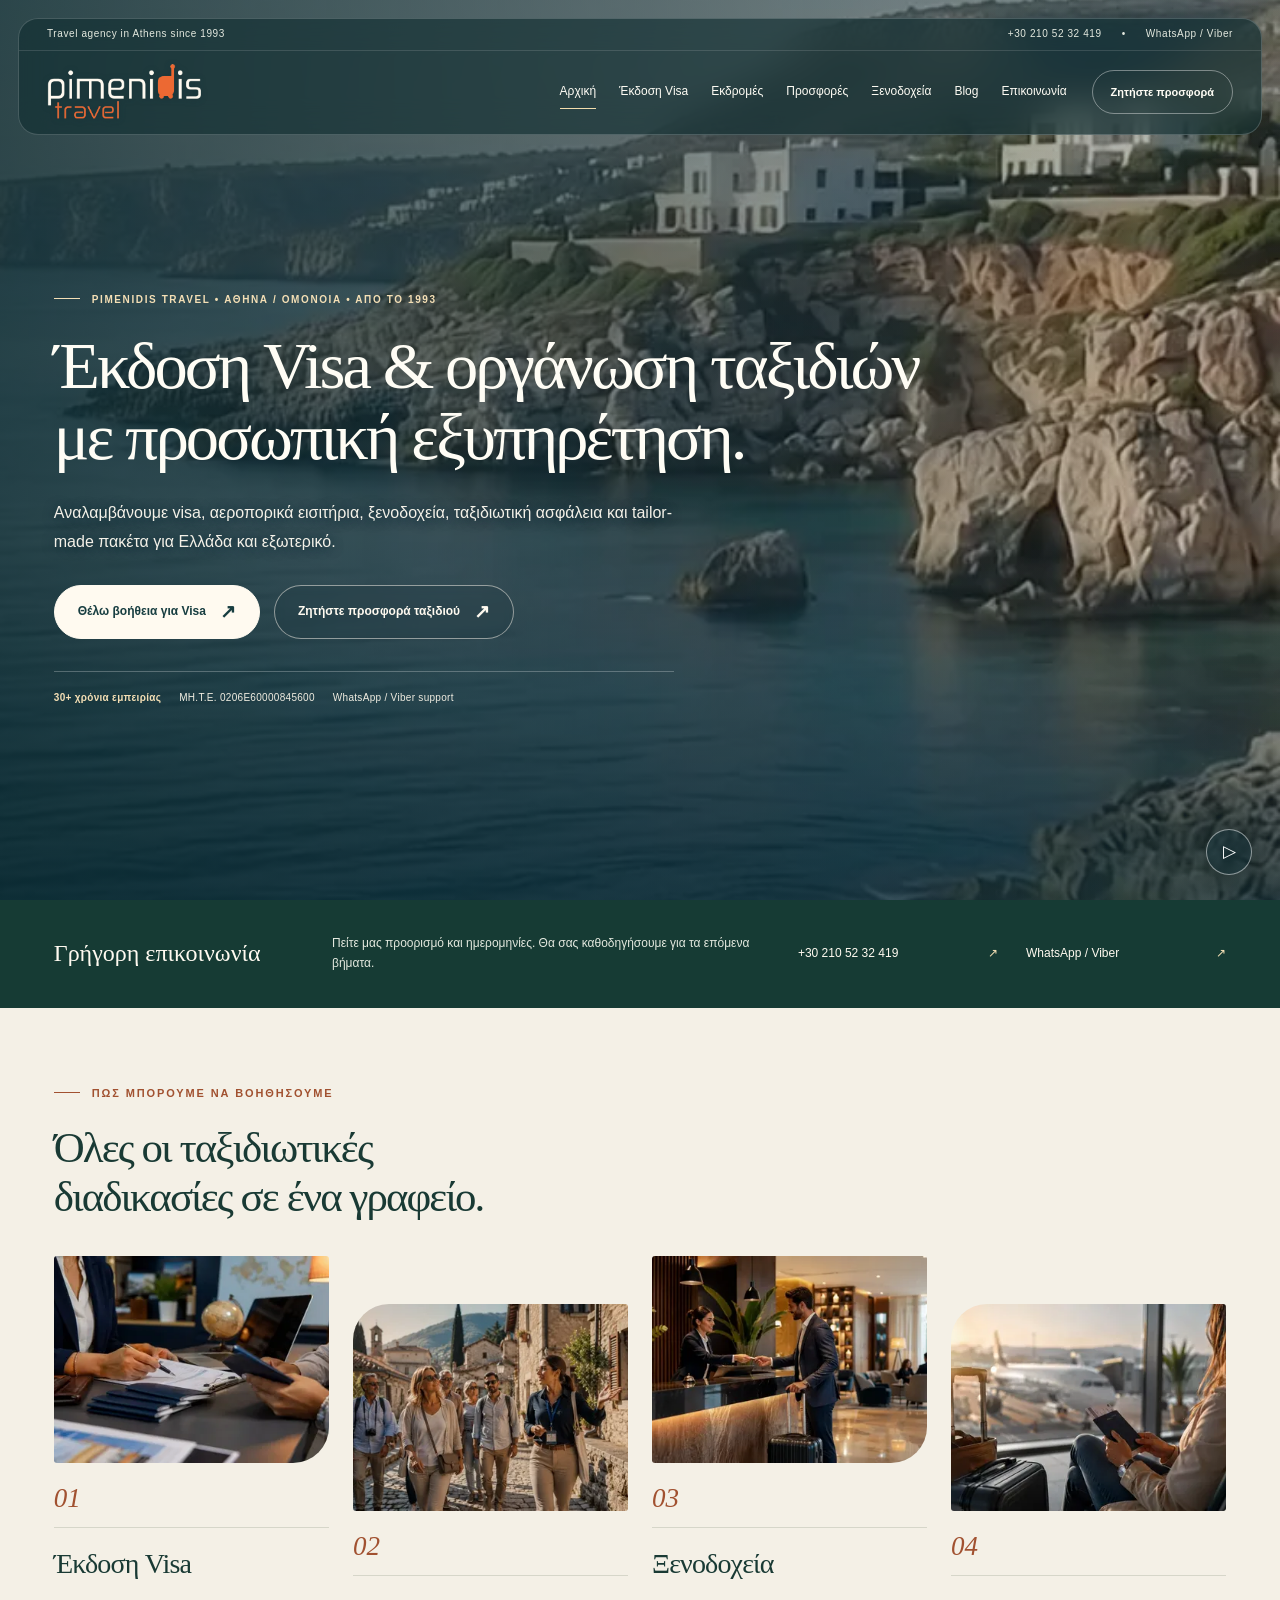
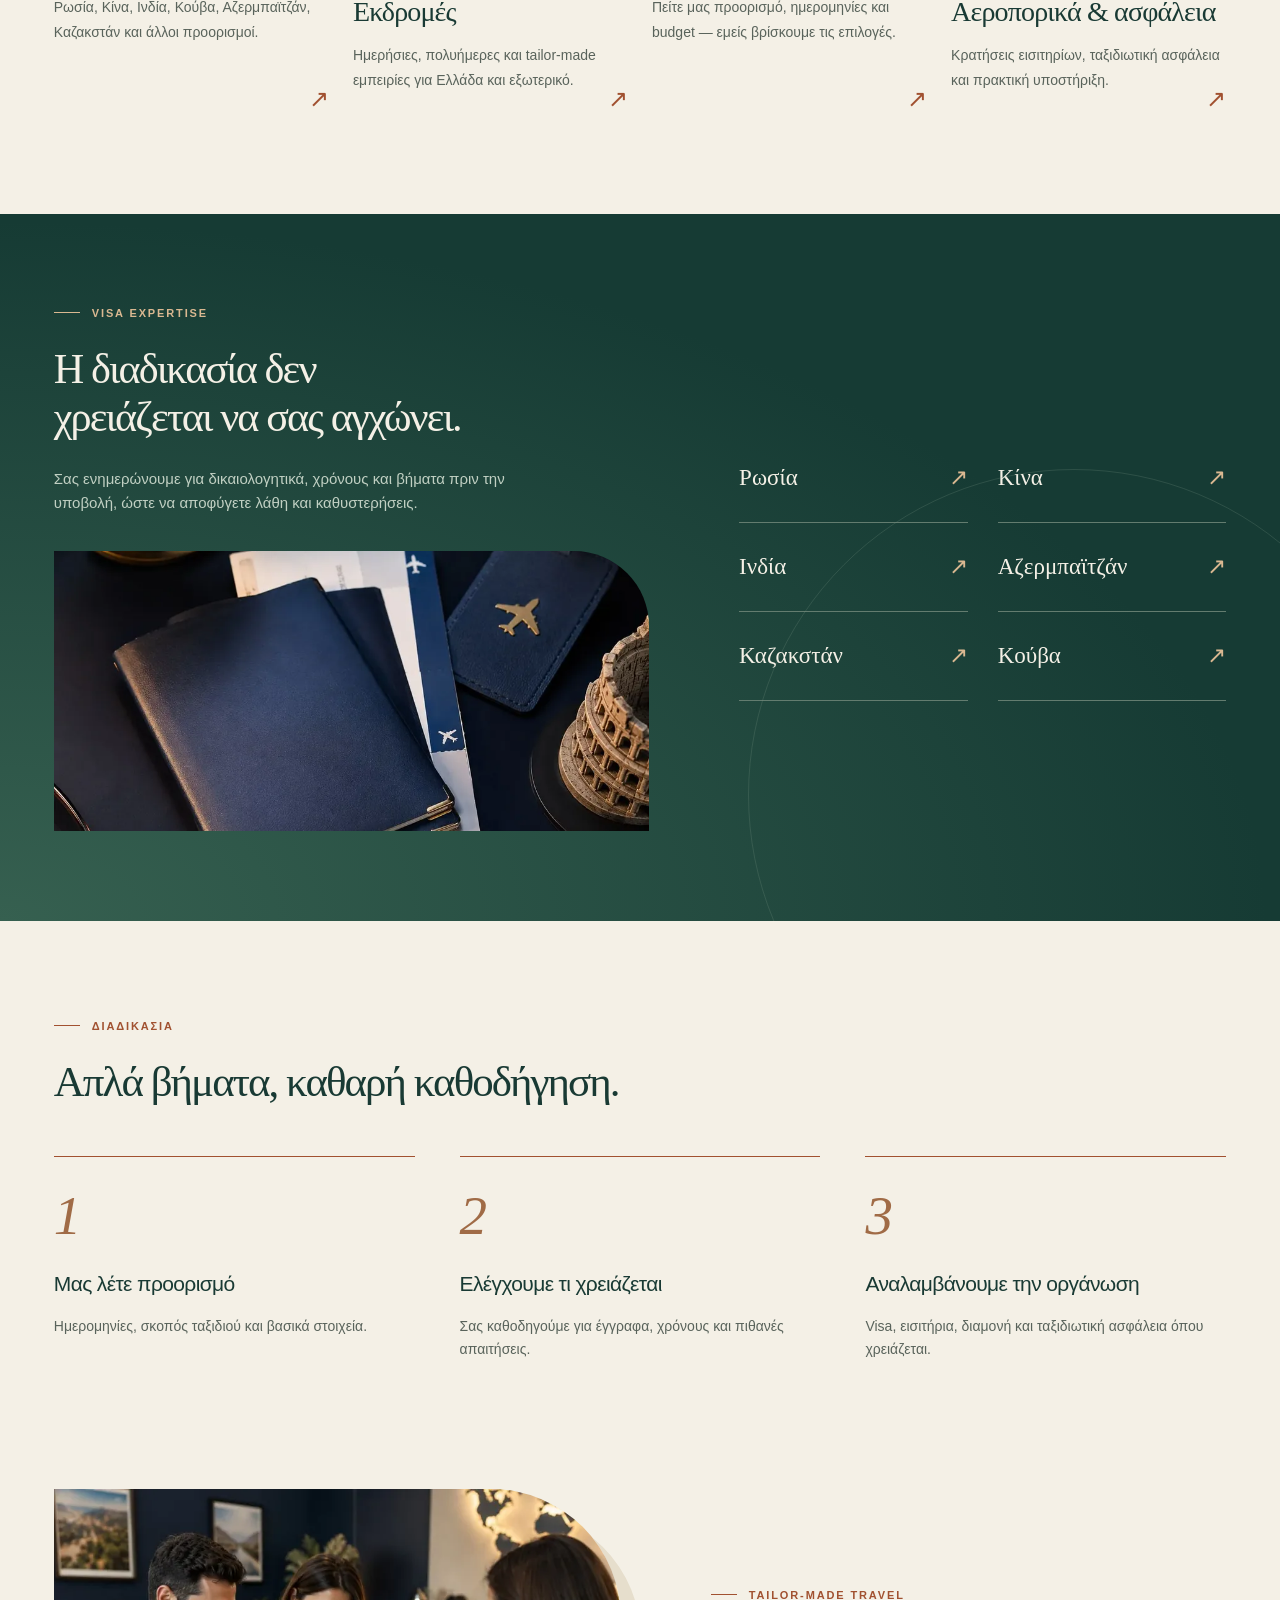
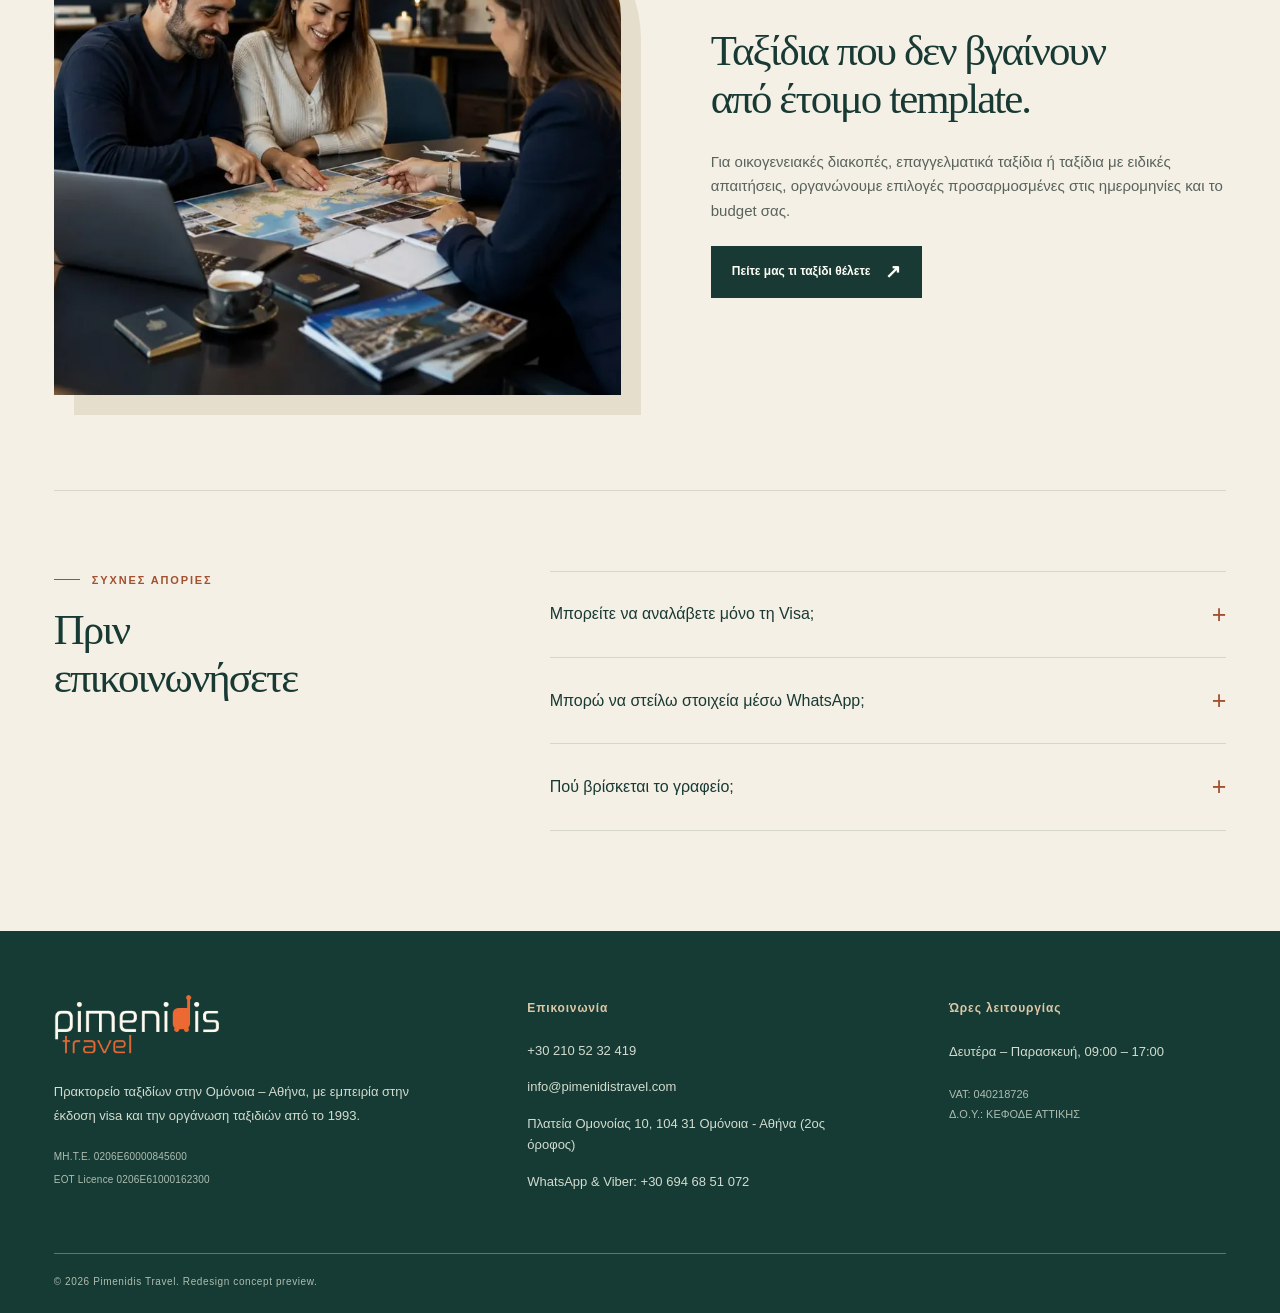
<file: index.html>
<!DOCTYPE html>

<html lang="el"><head><script>document.documentElement.classList.add("js");</script><meta charset="utf-8"/><meta content="width=device-width, initial-scale=1" name="viewport"/><title>Pimenidis Travel | Έκδοση Visa &amp; Ταξίδια στην Αθήνα</title><meta content="Έκδοση Visa και οργάνωση ταξιδιών από το Pimenidis Travel στην Ομόνοια Αθήνα από το 1993." name="description"/><link href="assets/editorial.css" rel="stylesheet"/><script defer="" src="assets/site.js"></script><link href="assets/depth.css" rel="stylesheet"/><script defer="" src="assets/depth.js"></script><link rel="stylesheet" href="assets/home-cinema.css"/><script defer src="assets/home-cinema.js"></script></head><body class="page-index"><header class="site-header"><div class="topbar"><div>Travel agency in Athens since 1993</div><div><a href="tel:+302105232419">+30 210 52 32 419</a><span>•</span><a href="https://wa.me/306946851072" rel="noopener" target="_blank">WhatsApp / Viber</a></div></div><div class="nav-wrap"><a class="brand" href="index.html"><img alt="Pimenidis Travel" decoding="async" height="356" loading="eager" src="assets/logo-cinema.png" width="953"/></a><button aria-controls="primary-navigation" aria-expanded="false" aria-label="Άνοιγμα μενού" class="menu-toggle">☰</button><nav class="primary-nav" id="primary-navigation"><a aria-current="page" class="active" href="index.html">Αρχική</a><a class="" href="ekdosi-visa.html">Έκδοση Visa</a><a class="" href="ekdromes.html">Εκδρομές</a><a class="" href="prosfores.html">Προσφορές</a><a class="" href="kratisi-ksenodoxeiou.html">Ξενοδοχεία</a><a class="" href="blog.html">Blog</a><a class="" href="contact.html">Επικοινωνία</a></nav><a class="nav-cta" href="contact.html#quote">Ζητήστε προσφορά</a></div></header><main><section class="hero cinema-hero"><div class="cinema-media" aria-hidden="true"><picture><source media="(max-width:680px)" srcset="assets/cinema-journey-poster-mobile.webp"/><img class="cinema-poster" src="assets/cinema-journey-poster.webp" alt="" width="1600" height="900" fetchpriority="high" loading="eager"/></picture><video id="cinema-film" muted autoplay playsinline loop preload="none"  tabindex="-1"></video></div><button class="cinema-toggle" type="button" aria-controls="cinema-film" aria-label="Παύση βίντεο" hidden>Ⅱ</button><div class="wrap hero-grid"><div class="hero-copy"><p class="eyebrow">Pimenidis Travel • Αθήνα / Ομόνοια • Από το 1993</p><h1>Έκδοση Visa &amp; οργάνωση ταξιδιών με προσωπική εξυπηρέτηση.</h1><p class="lead">Αναλαμβάνουμε visa, αεροπορικά εισιτήρια, ξενοδοχεία, ταξιδιωτική ασφάλεια και tailor-made πακέτα για Ελλάδα και εξωτερικό.</p><div class="hero-actions"><a class="btn primary" href="ekdosi-visa.html">Θέλω βοήθεια για Visa</a><a class="btn ghost" href="contact.html#quote">Ζητήστε προσφορά ταξιδιού</a></div><div class="trust-row"><span>30+ χρόνια εμπειρίας</span><span>ΜΗ.Τ.Ε. 0206Ε60000845600</span><span>WhatsApp / Viber support</span></div></div></div></section><div class="cinema-contact"><div class="hero-card"><h2>Γρήγορη επικοινωνία</h2><p>Πείτε μας προορισμό και ημερομηνίες. Θα σας καθοδηγήσουμε για τα επόμενα βήματα.</p><a class="quick" href="tel:+302105232419">+30 210 52 32 419</a><a class="quick whatsapp" href="https://wa.me/306946851072" rel="noopener" target="_blank">WhatsApp / Viber</a></div></div><section class="wrap service-intro"><p class="eyebrow">Πώς μπορούμε να βοηθήσουμε</p><h2>Όλες οι ταξιδιωτικές διαδικασίες σε ένα γραφείο.</h2><div class="service-grid"><a class="service-card hot" href="ekdosi-visa.html"><img alt="" class="service-photo" decoding="async" height="720" loading="lazy" sizes="(max-width:680px) 44vw, (max-width:900px) 43vw, 23vw" src="assets/new-visa-documents.webp" srcset="assets/new-visa-documents-480.webp 480w, assets/new-visa-documents-960.webp 960w, assets/new-visa-documents.webp 1280w" width="1280"/><span>01</span><h3>Έκδοση Visa</h3><p>Ρωσία, Κίνα, Ινδία, Κούβα, Αζερμπαϊτζάν, Καζακστάν και άλλοι προορισμοί.</p></a><a class="service-card" href="ekdromes.html"><img alt="" class="service-photo" decoding="async" height="720" loading="lazy" sizes="(max-width:680px) 44vw, (max-width:900px) 43vw, 23vw" src="assets/new-excursions-group.webp" srcset="assets/new-excursions-group-480.webp 480w, assets/new-excursions-group-960.webp 960w, assets/new-excursions-group.webp 1280w" width="1280"/><span>02</span><h3>Εκδρομές</h3><p>Ημερήσιες, πολυήμερες και tailor-made εμπειρίες για Ελλάδα και εξωτερικό.</p></a><a class="service-card" href="kratisi-ksenodoxeiou.html"><img alt="" class="service-photo" decoding="async" height="720" loading="lazy" sizes="(max-width:680px) 44vw, (max-width:900px) 43vw, 23vw" src="assets/new-hotel-checkin.webp" srcset="assets/new-hotel-checkin-480.webp 480w, assets/new-hotel-checkin-960.webp 960w, assets/new-hotel-checkin.webp 1280w" width="1280"/><span>03</span><h3>Ξενοδοχεία</h3><p>Πείτε μας προορισμό, ημερομηνίες και budget — εμείς βρίσκουμε τις επιλογές.</p></a><a class="service-card" href="contact.html#quote"><img alt="" class="service-photo" decoding="async" height="720" loading="lazy" sizes="(max-width:680px) 44vw, (max-width:900px) 43vw, 23vw" src="assets/new-airport-traveler.webp" srcset="assets/new-airport-traveler-480.webp 480w, assets/new-airport-traveler-960.webp 960w, assets/new-airport-traveler.webp 1280w" width="1280"/><span>04</span><h3>Αεροπορικά &amp; ασφάλεια</h3><p>Κρατήσεις εισιτηρίων, ταξιδιωτική ασφάλεια και πρακτική υποστήριξη.</p></a></div></section><section class="visa-band"><div class="wrap visa-band-grid"><div><p class="eyebrow light">Visa expertise</p><h2>Η διαδικασία δεν χρειάζεται να σας αγχώνει.</h2><p>Σας ενημερώνουμε για δικαιολογητικά, χρόνους και βήματα πριν την υποβολή, ώστε να αποφύγετε λάθη και καθυστερήσεις.</p><img alt="" class="visa-editorial-photo" decoding="async" height="1254" loading="lazy" sizes="(max-width:680px) 90vw, 48vw" src="assets/new-visa-flatlay.webp" srcset="assets/new-visa-flatlay-480.webp 480w, assets/new-visa-flatlay-960.webp 960w, assets/new-visa-flatlay.webp 1254w" width="1254"/></div><div class="country-grid"><a href="ekdosi-visa.html#russia">Ρωσία</a><a href="ekdosi-visa.html#china">Κίνα</a><a href="ekdosi-visa.html#india">Ινδία</a><a href="ekdosi-visa.html#azerbaijan">Αζερμπαϊτζάν</a><a href="ekdosi-visa.html#kazakhstan">Καζακστάν</a><a href="ekdosi-visa.html#cuba">Κούβα</a></div></div></section><section class="wrap process"><p class="eyebrow">Διαδικασία</p><h2>Απλά βήματα, καθαρή καθοδήγηση.</h2><div class="steps"><div><b>1</b><h3>Μας λέτε προορισμό</h3><p>Ημερομηνίες, σκοπός ταξιδιού και βασικά στοιχεία.</p></div><div><b>2</b><h3>Ελέγχουμε τι χρειάζεται</h3><p>Σας καθοδηγούμε για έγγραφα, χρόνους και πιθανές απαιτήσεις.</p></div><div><b>3</b><h3>Αναλαμβάνουμε την οργάνωση</h3><p>Visa, εισιτήρια, διαμονή και ταξιδιωτική ασφάλεια όπου χρειάζεται.</p></div></div></section><section class="wrap split"><div><img alt="Ταξίδι σε προορισμό εξωτερικού" decoding="async" height="960" loading="lazy" sizes="(max-width:680px) 90vw, 48vw" src="assets/new-tailormade-meeting.webp" srcset="assets/new-tailormade-meeting-480.webp 480w, assets/new-tailormade-meeting-960.webp 960w, assets/new-tailormade-meeting.webp 1280w" width="1280"/></div><div><p class="eyebrow">Tailor-made travel</p><h2>Ταξίδια που δεν βγαίνουν από έτοιμο template.</h2><p>Για οικογενειακές διακοπές, επαγγελματικά ταξίδια ή ταξίδια με ειδικές απαιτήσεις, οργανώνουμε επιλογές προσαρμοσμένες στις ημερομηνίες και το budget σας.</p><a class="btn primary" href="contact.html#quote">Πείτε μας τι ταξίδι θέλετε</a></div></section><section class="wrap faq"><p class="eyebrow">Συχνές απορίες</p><h2>Πριν επικοινωνήσετε</h2><details><summary>Μπορείτε να αναλάβετε μόνο τη Visa;</summary><p>Ναι, μπορούμε να βοηθήσουμε μόνο με τη διαδικασία visa ή συνδυαστικά με εισιτήρια, ξενοδοχείο και ασφάλεια.</p></details><details><summary>Μπορώ να στείλω στοιχεία μέσω WhatsApp;</summary><p>Ναι, το WhatsApp/Viber είναι διαθέσιμο για πρώτη επικοινωνία και καθοδήγηση.</p></details><details><summary>Πού βρίσκεται το γραφείο;</summary><p>Πλατεία Ομονοίας 10, 104 31, Αθήνα, στον 2ο όροφο.</p></details></section></main><footer class="footer"><div class="wrap footer-grid"><div><img alt="Pimenidis Travel" class="footer-logo" decoding="async" height="356" loading="lazy" src="assets/logo-cinema.png" width="953"/><p>Πρακτορείο ταξιδίων στην Ομόνοια – Αθήνα, με εμπειρία στην έκδοση visa και την οργάνωση ταξιδιών από το 1993.</p><div class="licences"><span>ΜΗ.Τ.Ε. 0206Ε60000845600</span><span>EOT Licence 0206E61000162300</span></div></div><div><h3>Επικοινωνία</h3><a href="tel:+302105232419">+30 210 52 32 419</a><a href="mailto:info@pimenidistravel.com">info@pimenidistravel.com</a><a href="https://www.google.com/maps/search/?api=1&amp;query=%CE%A0%CE%BB%CE%B1%CF%84%CE%B5%CE%AF%CE%B1%20%CE%9F%CE%BC%CE%BF%CE%BD%CE%BF%CE%AF%CE%B1%CF%82%2010%20104%2031%20%CE%91%CE%B8%CE%AE%CE%BD%CE%B1" rel="noopener" target="_blank">Πλατεία Ομονοίας 10, 104 31 Ομόνοια - Αθήνα (2ος όροφος)</a><a href="https://wa.me/306946851072" rel="noopener" target="_blank">WhatsApp &amp; Viber: +30 694 68 51 072</a></div><div><h3>Ώρες λειτουργίας</h3><p>Δευτέρα – Παρασκευή, 09:00 – 17:00</p><p class="small">VAT: 040218726<br/>Δ.Ο.Υ.: ΚΕΦΟΔΕ ΑΤΤΙΚΗΣ</p></div></div><div class="legal">© 2026 Pimenidis Travel. Redesign concept preview.</div></footer><div class="mobile-actions"><a href="tel:+302105232419">Κλήση</a><a href="https://wa.me/306946851072" rel="noopener" target="_blank">WhatsApp</a><a href="ekdosi-visa.html">Visa</a></div></body></html>
</file>
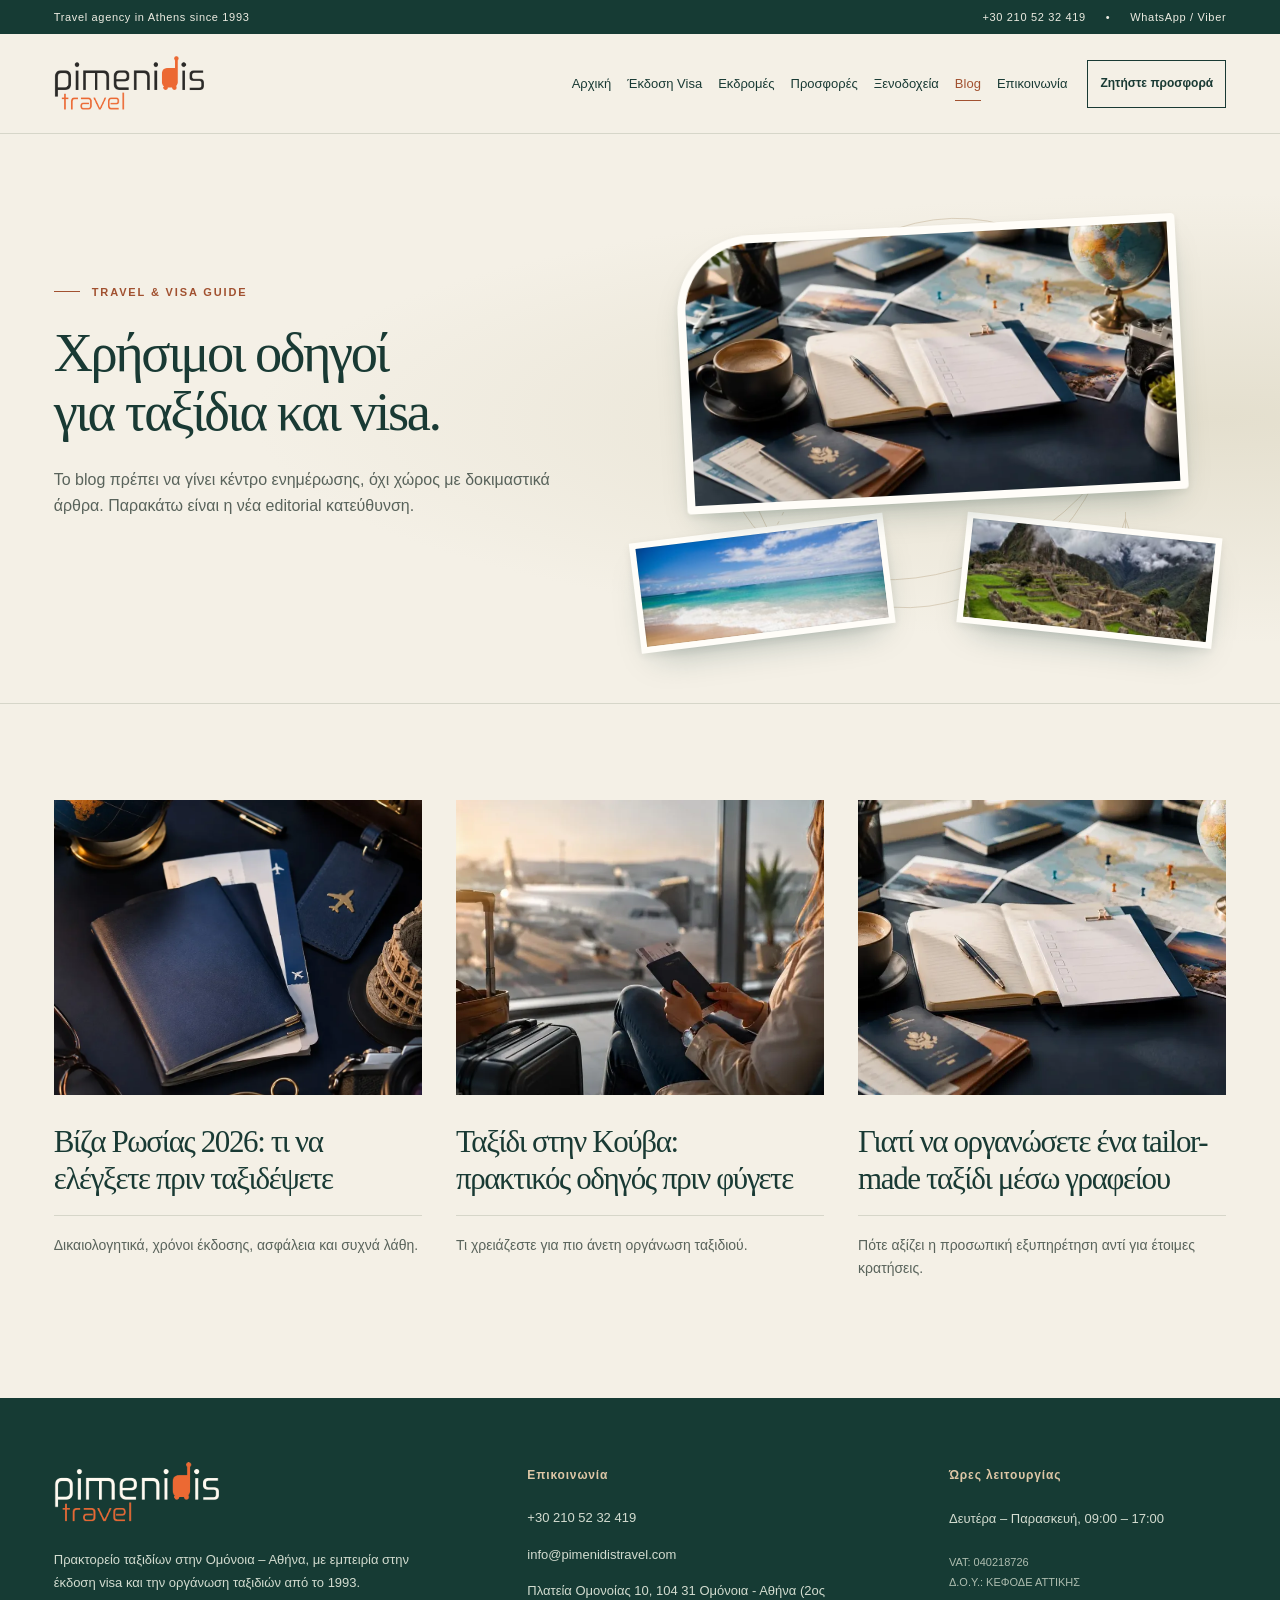
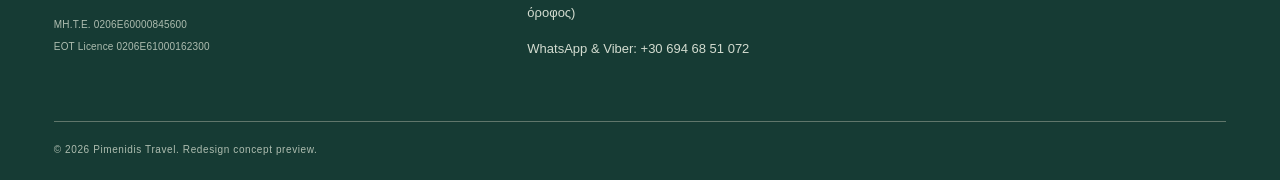
<file: blog.html>
<!DOCTYPE html>

<html lang="el"><head><script>document.documentElement.classList.add("js");</script><meta charset="utf-8"/><meta content="width=device-width, initial-scale=1" name="viewport"/><title>Travel &amp; Visa Blog | Pimenidis Travel</title><meta content="Χρήσιμοι οδηγοί για visa και ταξίδια από το Pimenidis Travel." name="description"/><link href="assets/editorial.css" rel="stylesheet"/><script defer="" src="assets/site.js"></script><link href="assets/depth.css" rel="stylesheet"/><script defer="" src="assets/depth.js"></script></head><body class="page-blog"><header class="site-header"><div class="topbar"><div>Travel agency in Athens since 1993</div><div><a href="tel:+302105232419">+30 210 52 32 419</a><span>•</span><a href="https://wa.me/306946851072" rel="noopener" target="_blank">WhatsApp / Viber</a></div></div><div class="nav-wrap"><a class="brand" href="index.html"><img alt="Pimenidis Travel" decoding="async" height="356" loading="eager" src="assets/logo.png" width="953"/></a><button aria-controls="primary-navigation" aria-expanded="false" aria-label="Άνοιγμα μενού" class="menu-toggle">☰</button><nav class="primary-nav" id="primary-navigation"><a class="" href="index.html">Αρχική</a><a class="" href="ekdosi-visa.html">Έκδοση Visa</a><a class="" href="ekdromes.html">Εκδρομές</a><a class="" href="prosfores.html">Προσφορές</a><a class="" href="kratisi-ksenodoxeiou.html">Ξενοδοχεία</a><a aria-current="page" class="active" href="blog.html">Blog</a><a class="" href="contact.html">Επικοινωνία</a></nav><a class="nav-cta" href="contact.html#quote">Ζητήστε προσφορά</a></div></header><main><section class="page-hero blog-hero"><div class="wrap"><p class="eyebrow light">Travel &amp; Visa Guide</p><h1>Χρήσιμοι οδηγοί για ταξίδια και visa.</h1><p>Το blog πρέπει να γίνει κέντρο ενημέρωσης, όχι χώρος με δοκιμαστικά άρθρα. Παρακάτω είναι η νέα editorial κατεύθυνση.</p></div><div class="page-hero-visual depth-interior-shell"><div class="depth-stage interior-depth" data-depth=""><svg aria-hidden="true" class="journey-orbits" fill="none" viewbox="0 0 640 600"><ellipse cx="320" cy="300" rx="290" ry="213" transform="rotate(-24 320 300)"></ellipse><ellipse cx="320" cy="300" rx="240" ry="278" transform="rotate(36 320 300)"></ellipse><path d="M35 510C220 470 71 61 385 82S489 460 605 185" stroke-dasharray="5 9"></path><circle cx="385" cy="82" r="7"></circle><path d="m573 480 12-36 12 36-12-7zM585 435v65M553 467h64"></path></svg><div class="depth-card depth-0" data-depth-card="0"><div class="depth-float"><img alt="" aria-hidden="true" class="hero-image" decoding="async" fetchpriority="high" height="720" loading="eager" sizes="(max-width:680px) 70vw, 42vw" src="assets/new-travel-guide-flatlay.webp" srcset="assets/new-travel-guide-flatlay-480.webp 480w, assets/new-travel-guide-flatlay-960.webp 960w, assets/new-travel-guide-flatlay.webp 1280w" width="1280"/></div></div><div class="depth-card depth-1" data-depth-card="1"><div class="depth-float"><img alt="" class="" decoding="async" fetchpriority="low" height="250" loading="eager" sizes="(max-width:680px) 38vw, 23vw" src="assets/blog-beach.jpg" srcset="assets/blog-beach.jpg 400w" width="400"/></div></div><div class="depth-card depth-2" data-depth-card="2"><div class="depth-float"><img alt="" class="" decoding="async" fetchpriority="low" height="250" loading="eager" sizes="(max-width:680px) 38vw, 23vw" src="assets/blog-machu.jpg" srcset="assets/blog-machu.jpg 400w" width="400"/></div></div></div></div></section><section class="wrap article-grid"><article><img alt="Visa documents" decoding="async" height="1254" loading="lazy" sizes="(max-width:680px) 90vw, 48vw" src="assets/new-visa-flatlay.webp" srcset="assets/new-visa-flatlay-480.webp 480w, assets/new-visa-flatlay-960.webp 960w, assets/new-visa-flatlay.webp 1254w" width="1254"/><h2>Βίζα Ρωσίας 2026: τι να ελέγξετε πριν ταξιδέψετε</h2><p>Δικαιολογητικά, χρόνοι έκδοσης, ασφάλεια και συχνά λάθη.</p></article><article><img alt="Beach travel" decoding="async" height="720" loading="lazy" sizes="(max-width:680px) 90vw, 48vw" src="assets/new-airport-traveler.webp" srcset="assets/new-airport-traveler-480.webp 480w, assets/new-airport-traveler-960.webp 960w, assets/new-airport-traveler.webp 1280w" width="1280"/><h2>Ταξίδι στην Κούβα: πρακτικός οδηγός πριν φύγετε</h2><p>Τι χρειάζεστε για πιο άνετη οργάνωση ταξιδιού.</p></article><article><img alt="Travel destination" decoding="async" height="720" loading="lazy" sizes="(max-width:680px) 90vw, 48vw" src="assets/new-travel-guide-flatlay.webp" srcset="assets/new-travel-guide-flatlay-480.webp 480w, assets/new-travel-guide-flatlay-960.webp 960w, assets/new-travel-guide-flatlay.webp 1280w" width="1280"/><h2>Γιατί να οργανώσετε ένα tailor-made ταξίδι μέσω γραφείου</h2><p>Πότε αξίζει η προσωπική εξυπηρέτηση αντί για έτοιμες κρατήσεις.</p></article></section></main><footer class="footer"><div class="wrap footer-grid"><div><img alt="Pimenidis Travel" class="footer-logo" decoding="async" height="356" loading="lazy" src="assets/logo-cinema.png" width="953"/><p>Πρακτορείο ταξιδίων στην Ομόνοια – Αθήνα, με εμπειρία στην έκδοση visa και την οργάνωση ταξιδιών από το 1993.</p><div class="licences"><span>ΜΗ.Τ.Ε. 0206Ε60000845600</span><span>EOT Licence 0206E61000162300</span></div></div><div><h3>Επικοινωνία</h3><a href="tel:+302105232419">+30 210 52 32 419</a><a href="mailto:info@pimenidistravel.com">info@pimenidistravel.com</a><a href="https://www.google.com/maps/search/?api=1&amp;query=%CE%A0%CE%BB%CE%B1%CF%84%CE%B5%CE%AF%CE%B1%20%CE%9F%CE%BC%CE%BF%CE%BD%CE%BF%CE%AF%CE%B1%CF%82%2010%20104%2031%20%CE%91%CE%B8%CE%AE%CE%BD%CE%B1" rel="noopener" target="_blank">Πλατεία Ομονοίας 10, 104 31 Ομόνοια - Αθήνα (2ος όροφος)</a><a href="https://wa.me/306946851072" rel="noopener" target="_blank">WhatsApp &amp; Viber: +30 694 68 51 072</a></div><div><h3>Ώρες λειτουργίας</h3><p>Δευτέρα – Παρασκευή, 09:00 – 17:00</p><p class="small">VAT: 040218726<br/>Δ.Ο.Υ.: ΚΕΦΟΔΕ ΑΤΤΙΚΗΣ</p></div></div><div class="legal">© 2026 Pimenidis Travel. Redesign concept preview.</div></footer><div class="mobile-actions"><a href="tel:+302105232419">Κλήση</a><a href="https://wa.me/306946851072" rel="noopener" target="_blank">WhatsApp</a><a href="ekdosi-visa.html">Visa</a></div></body></html>
</file>
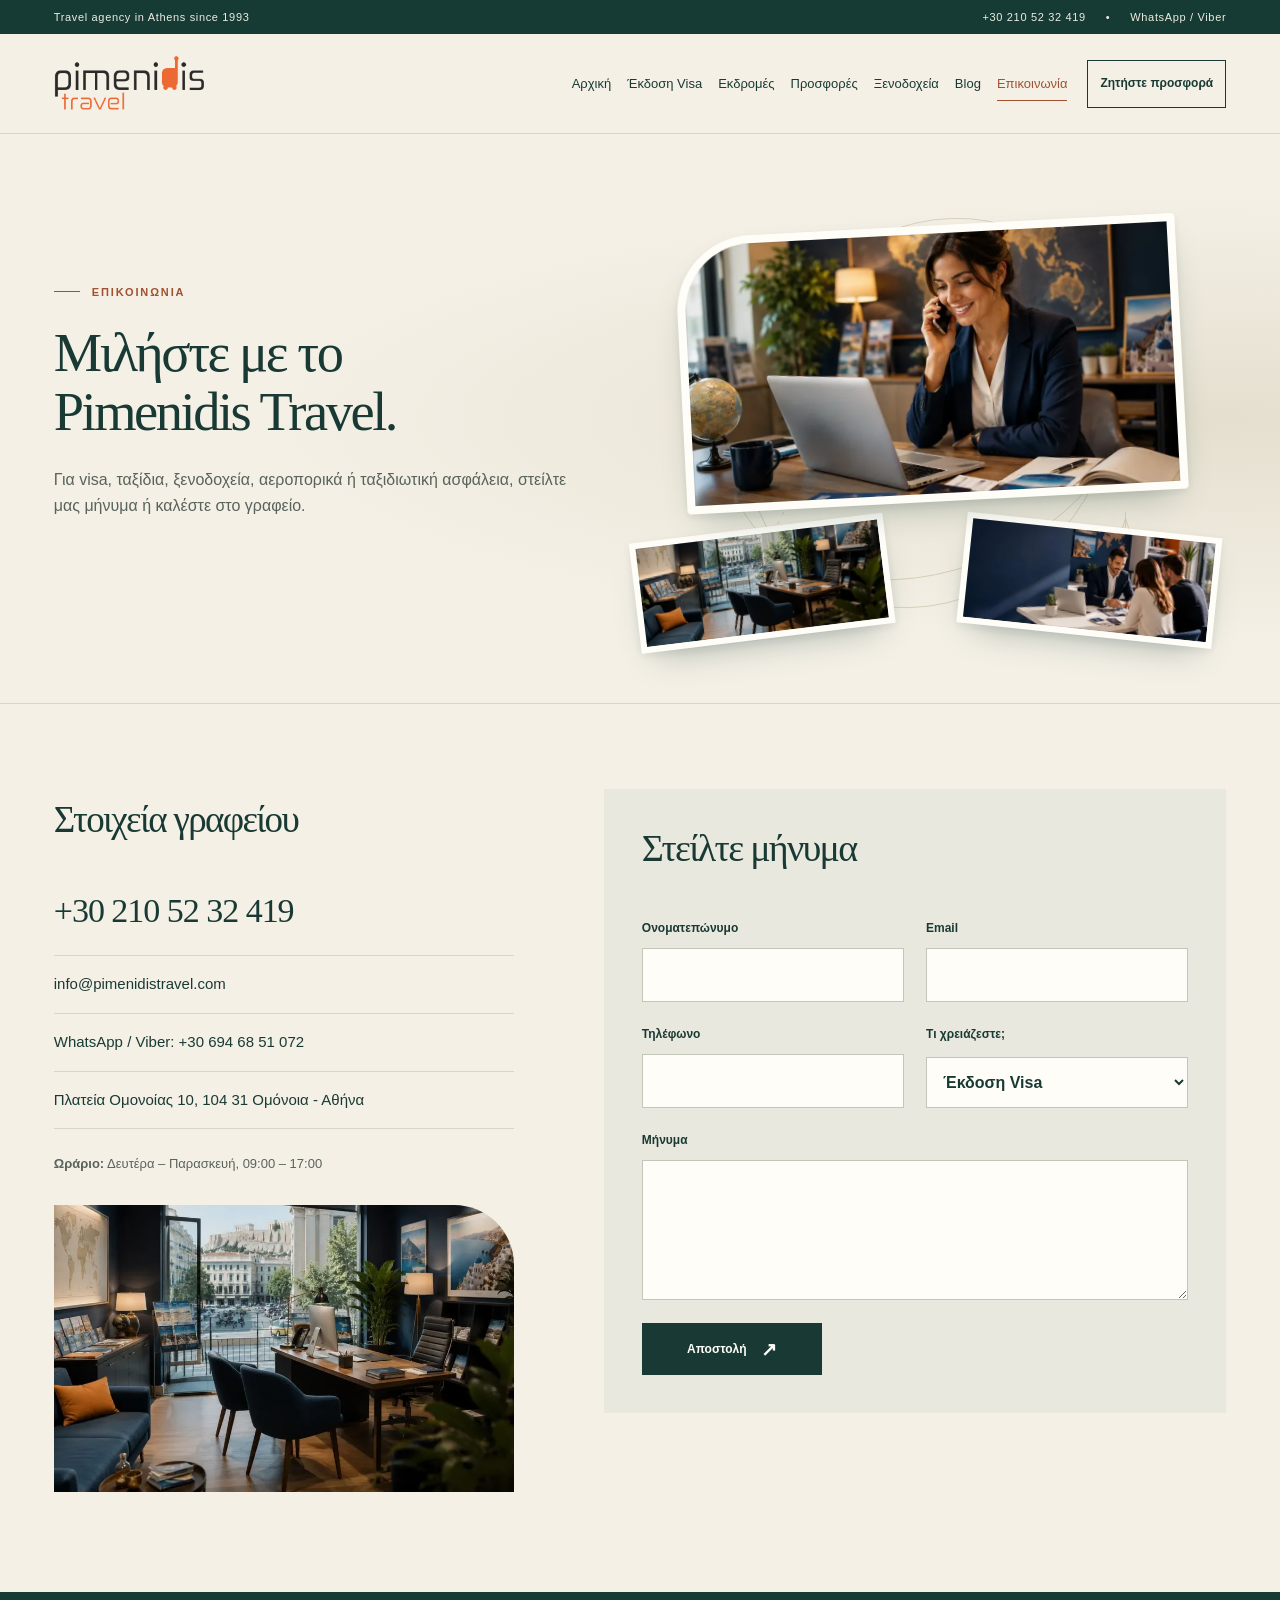
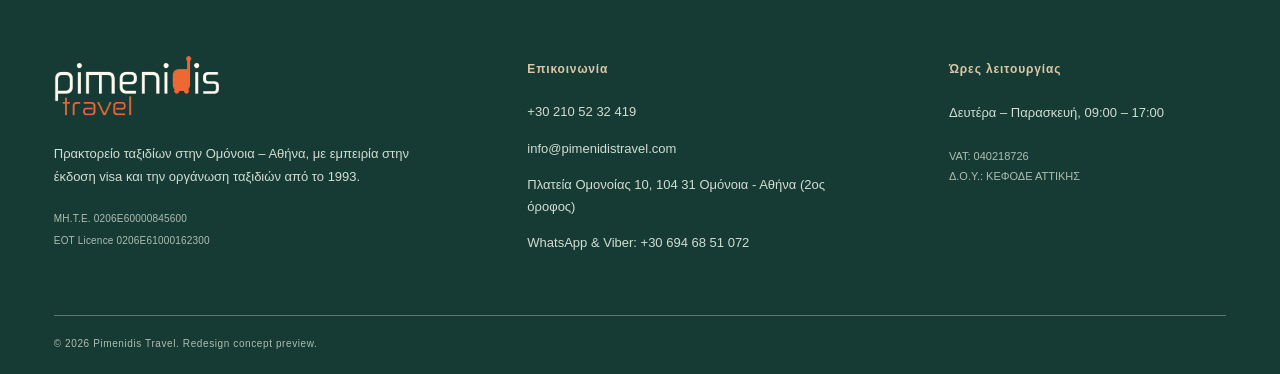
<file: contact.html>
<!DOCTYPE html>

<html lang="el"><head><script>document.documentElement.classList.add("js");</script><meta charset="utf-8"/><meta content="width=device-width, initial-scale=1" name="viewport"/><title>Επικοινωνία | Pimenidis Travel</title><meta content="Επικοινωνήστε με το Pimenidis Travel στην Ομόνοια για visa, ταξίδια και κρατήσεις." name="description"/><link href="assets/editorial.css" rel="stylesheet"/><script defer="" src="assets/site.js"></script><link href="assets/depth.css" rel="stylesheet"/><script defer="" src="assets/depth.js"></script></head><body class="page-contact"><header class="site-header"><div class="topbar"><div>Travel agency in Athens since 1993</div><div><a href="tel:+302105232419">+30 210 52 32 419</a><span>•</span><a href="https://wa.me/306946851072" rel="noopener" target="_blank">WhatsApp / Viber</a></div></div><div class="nav-wrap"><a class="brand" href="index.html"><img alt="Pimenidis Travel" decoding="async" height="356" loading="eager" src="assets/logo.png" width="953"/></a><button aria-controls="primary-navigation" aria-expanded="false" aria-label="Άνοιγμα μενού" class="menu-toggle">☰</button><nav class="primary-nav" id="primary-navigation"><a class="" href="index.html">Αρχική</a><a class="" href="ekdosi-visa.html">Έκδοση Visa</a><a class="" href="ekdromes.html">Εκδρομές</a><a class="" href="prosfores.html">Προσφορές</a><a class="" href="kratisi-ksenodoxeiou.html">Ξενοδοχεία</a><a class="" href="blog.html">Blog</a><a aria-current="page" class="active" href="contact.html">Επικοινωνία</a></nav><a class="nav-cta" href="contact.html#quote">Ζητήστε προσφορά</a></div></header><main><section class="page-hero contact-hero"><div class="wrap"><p class="eyebrow light">Επικοινωνία</p><h1>Μιλήστε με το Pimenidis Travel.</h1><p>Για visa, ταξίδια, ξενοδοχεία, αεροπορικά ή ταξιδιωτική ασφάλεια, στείλτε μας μήνυμα ή καλέστε στο γραφείο.</p></div><div class="page-hero-visual depth-interior-shell"><div class="depth-stage interior-depth" data-depth=""><svg aria-hidden="true" class="journey-orbits" fill="none" viewbox="0 0 640 600"><ellipse cx="320" cy="300" rx="290" ry="213" transform="rotate(-24 320 300)"></ellipse><ellipse cx="320" cy="300" rx="240" ry="278" transform="rotate(36 320 300)"></ellipse><path d="M35 510C220 470 71 61 385 82S489 460 605 185" stroke-dasharray="5 9"></path><circle cx="385" cy="82" r="7"></circle><path d="m573 480 12-36 12 36-12-7zM585 435v65M553 467h64"></path></svg><div class="depth-card depth-0" data-depth-card="0"><div class="depth-float"><img alt="" aria-hidden="true" class="hero-image" decoding="async" fetchpriority="high" height="960" loading="eager" sizes="(max-width:680px) 70vw, 42vw" src="assets/new-contact-consultant-phone.webp" srcset="assets/new-contact-consultant-phone-480.webp 480w, assets/new-contact-consultant-phone-960.webp 960w, assets/new-contact-consultant-phone.webp 1280w" width="1280"/></div></div><div class="depth-card depth-1" data-depth-card="1"><div class="depth-float"><img alt="" class="" decoding="async" fetchpriority="low" height="720" loading="eager" sizes="(max-width:680px) 38vw, 23vw" src="assets/new-office-athens.webp" srcset="assets/new-office-athens-480.webp 480w, assets/new-office-athens-960.webp 960w, assets/new-office-athens.webp 1280w" width="1280"/></div></div><div class="depth-card depth-2" data-depth-card="2"><div class="depth-float"><img alt="" class="" decoding="async" fetchpriority="low" height="720" loading="eager" sizes="(max-width:680px) 38vw, 23vw" src="assets/new-hero-advisor.webp" srcset="assets/new-hero-advisor-480.webp 480w, assets/new-hero-advisor-960.webp 960w, assets/new-hero-advisor.webp 1280w" width="1280"/></div></div></div></div></section><section class="wrap contact-grid"><div class="contact-panel"><h2>Στοιχεία γραφείου</h2><a href="tel:+302105232419">+30 210 52 32 419</a><a href="mailto:info@pimenidistravel.com">info@pimenidistravel.com</a><a href="https://wa.me/306946851072" rel="noopener" target="_blank">WhatsApp / Viber: +30 694 68 51 072</a><a href="https://www.google.com/maps/search/?api=1&amp;query=%CE%A0%CE%BB%CE%B1%CF%84%CE%B5%CE%AF%CE%B1%20%CE%9F%CE%BC%CE%BF%CE%BD%CE%BF%CE%AF%CE%B1%CF%82%2010%20104%2031%20%CE%91%CE%B8%CE%AE%CE%BD%CE%B1" rel="noopener" target="_blank">Πλατεία Ομονοίας 10, 104 31 Ομόνοια - Αθήνα</a><p><strong>Ωράριο:</strong> Δευτέρα – Παρασκευή, 09:00 – 17:00</p><img alt="Χάρτης περιοχής Ομόνοιας" decoding="async" height="720" loading="lazy" sizes="(max-width:680px) 90vw, 48vw" src="assets/new-office-athens.webp" srcset="assets/new-office-athens-480.webp 480w, assets/new-office-athens-960.webp 960w, assets/new-office-athens.webp 1280w" width="1280"/></div><form class="smart-form" data-subject="Νέο αίτημα από Pimenidis Travel redesign" id="quote"><h2>Στείλτε μήνυμα</h2><label>Ονοματεπώνυμο<input name="name" required=""/></label><label>Email<input name="email" required="" type="email"/></label><label>Τηλέφωνο<input name="phone"/></label><label>Τι χρειάζεστε;<select name="service"><option>Έκδοση Visa</option><option>Ταξίδι / εκδρομή</option><option>Ξενοδοχείο</option><option>Αεροπορικά / ασφάλεια</option></select></label><label>Μήνυμα<textarea name="message" required=""></textarea></label><button class="btn primary" type="submit">Αποστολή</button></form></section></main><footer class="footer"><div class="wrap footer-grid"><div><img alt="Pimenidis Travel" class="footer-logo" decoding="async" height="356" loading="lazy" src="assets/logo-cinema.png" width="953"/><p>Πρακτορείο ταξιδίων στην Ομόνοια – Αθήνα, με εμπειρία στην έκδοση visa και την οργάνωση ταξιδιών από το 1993.</p><div class="licences"><span>ΜΗ.Τ.Ε. 0206Ε60000845600</span><span>EOT Licence 0206E61000162300</span></div></div><div><h3>Επικοινωνία</h3><a href="tel:+302105232419">+30 210 52 32 419</a><a href="mailto:info@pimenidistravel.com">info@pimenidistravel.com</a><a href="https://www.google.com/maps/search/?api=1&amp;query=%CE%A0%CE%BB%CE%B1%CF%84%CE%B5%CE%AF%CE%B1%20%CE%9F%CE%BC%CE%BF%CE%BD%CE%BF%CE%AF%CE%B1%CF%82%2010%20104%2031%20%CE%91%CE%B8%CE%AE%CE%BD%CE%B1" rel="noopener" target="_blank">Πλατεία Ομονοίας 10, 104 31 Ομόνοια - Αθήνα (2ος όροφος)</a><a href="https://wa.me/306946851072" rel="noopener" target="_blank">WhatsApp &amp; Viber: +30 694 68 51 072</a></div><div><h3>Ώρες λειτουργίας</h3><p>Δευτέρα – Παρασκευή, 09:00 – 17:00</p><p class="small">VAT: 040218726<br/>Δ.Ο.Υ.: ΚΕΦΟΔΕ ΑΤΤΙΚΗΣ</p></div></div><div class="legal">© 2026 Pimenidis Travel. Redesign concept preview.</div></footer><div class="mobile-actions"><a href="tel:+302105232419">Κλήση</a><a href="https://wa.me/306946851072" rel="noopener" target="_blank">WhatsApp</a><a href="ekdosi-visa.html">Visa</a></div></body></html>
</file>
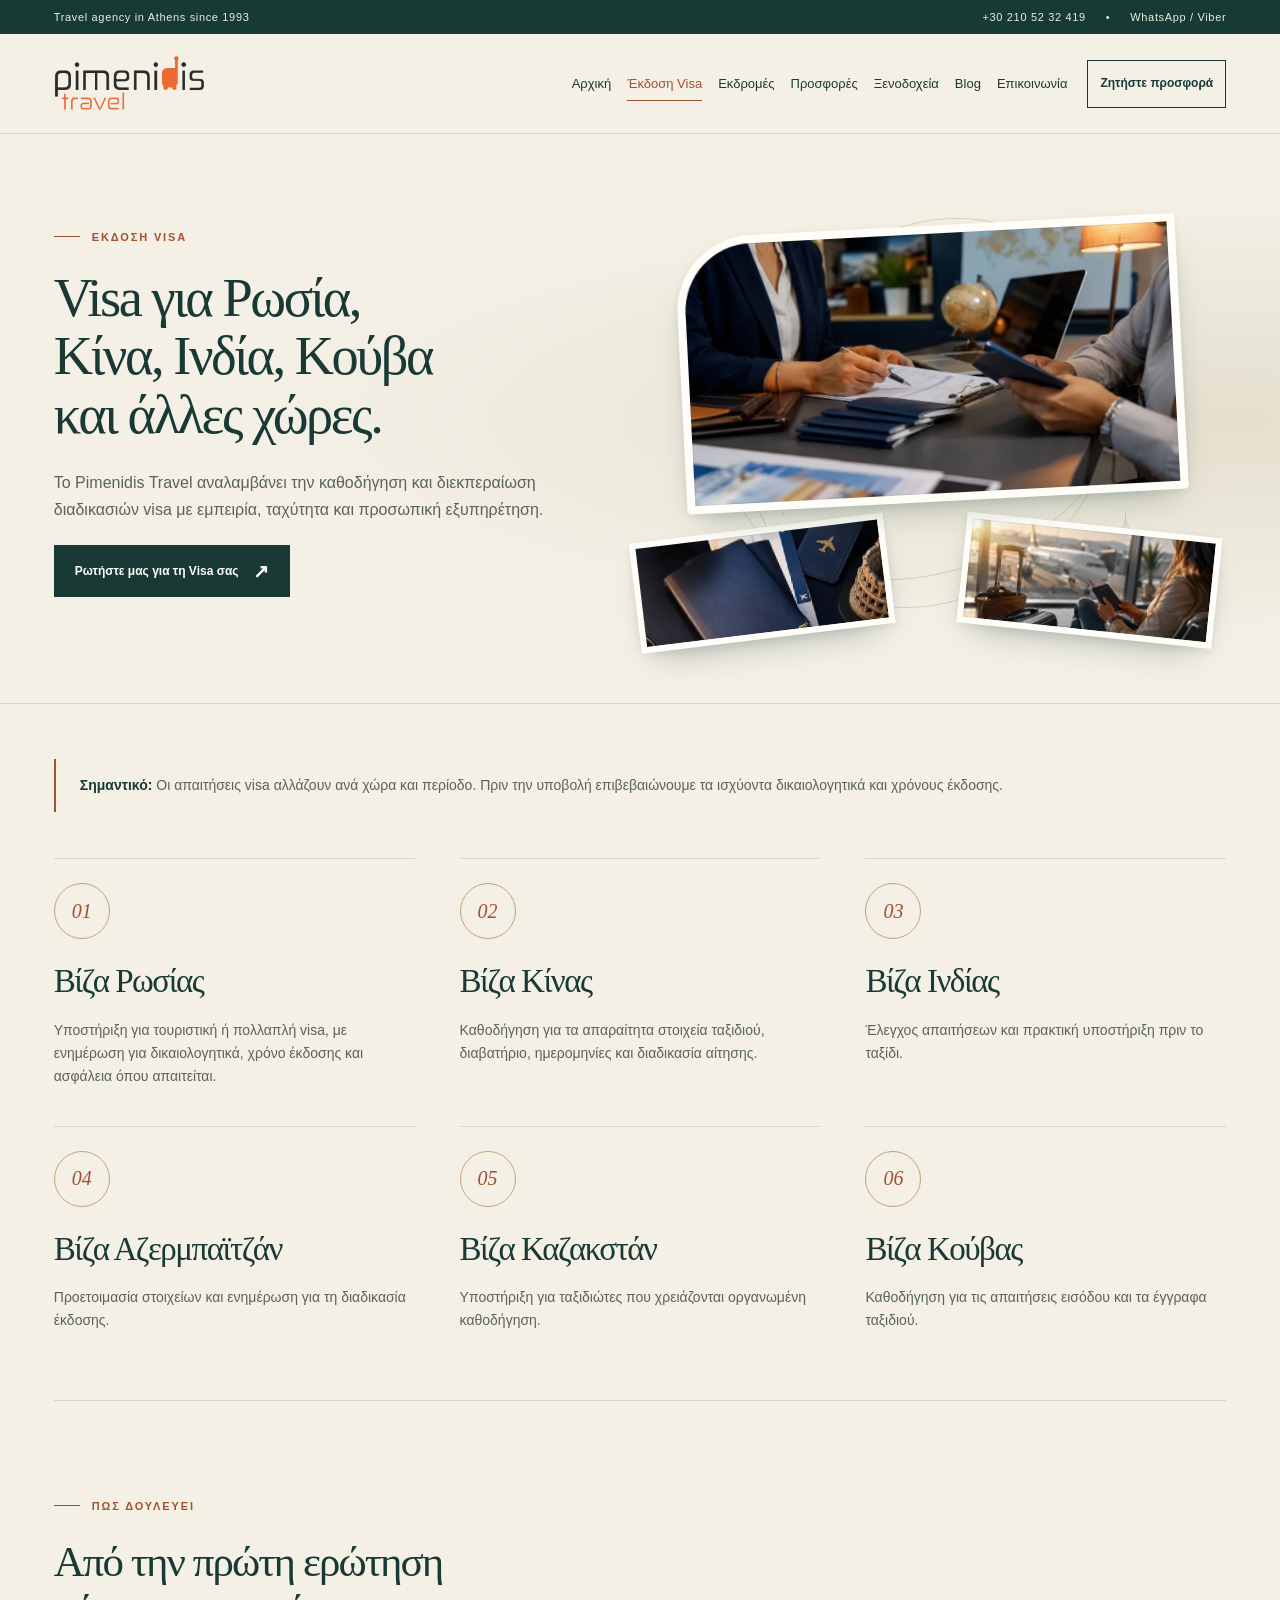
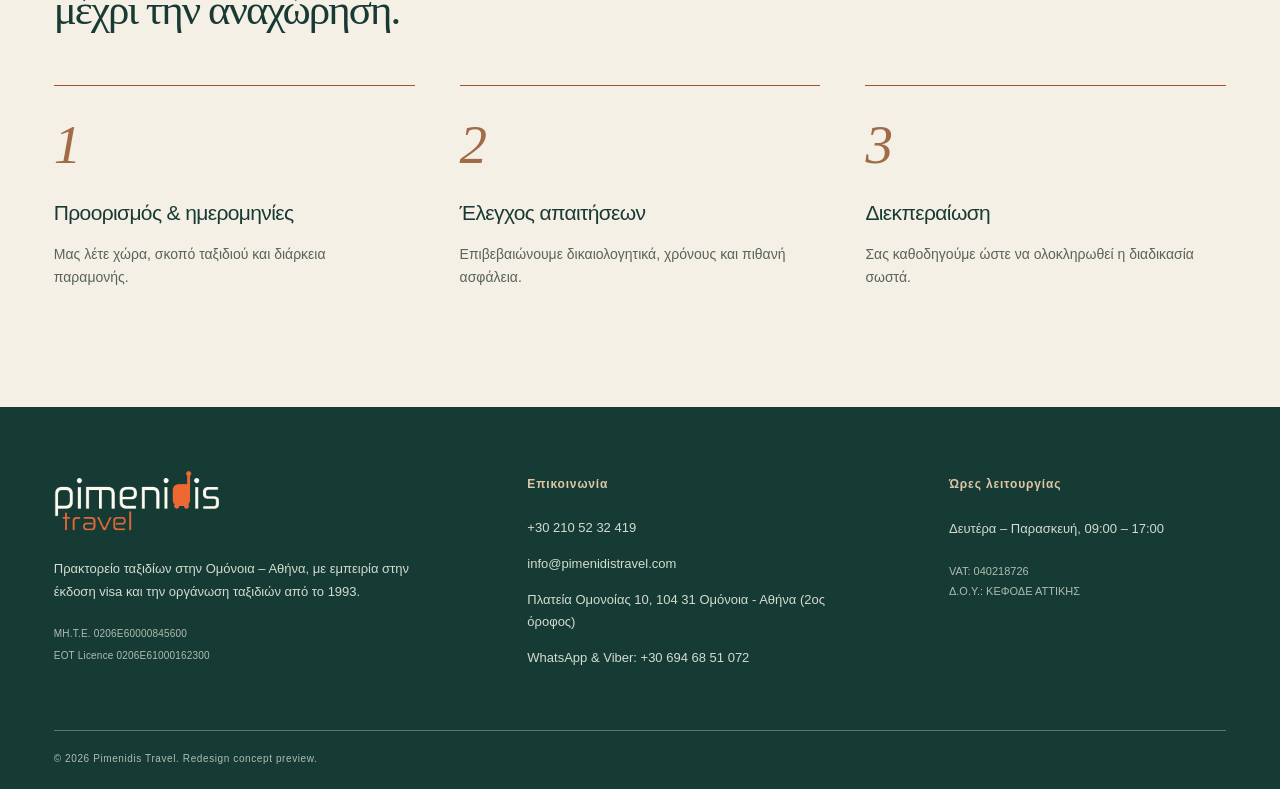
<file: ekdosi-visa.html>
<!DOCTYPE html>

<html lang="el"><head><script>document.documentElement.classList.add("js");</script><meta charset="utf-8"/><meta content="width=device-width, initial-scale=1" name="viewport"/><title>Έκδοση Visa | Pimenidis Travel</title><meta content="Έκδοση visa για Ρωσία, Κίνα, Ινδία, Κούβα, Αζερμπαϊτζάν και Καζακστάν με προσωπική εξυπηρέτηση." name="description"/><link href="assets/editorial.css" rel="stylesheet"/><script defer="" src="assets/site.js"></script><link href="assets/depth.css" rel="stylesheet"/><script defer="" src="assets/depth.js"></script></head><body class="page-ekdosi-visa"><header class="site-header"><div class="topbar"><div>Travel agency in Athens since 1993</div><div><a href="tel:+302105232419">+30 210 52 32 419</a><span>•</span><a href="https://wa.me/306946851072" rel="noopener" target="_blank">WhatsApp / Viber</a></div></div><div class="nav-wrap"><a class="brand" href="index.html"><img alt="Pimenidis Travel" decoding="async" height="356" loading="eager" src="assets/logo.png" width="953"/></a><button aria-controls="primary-navigation" aria-expanded="false" aria-label="Άνοιγμα μενού" class="menu-toggle">☰</button><nav class="primary-nav" id="primary-navigation"><a class="" href="index.html">Αρχική</a><a aria-current="page" class="active" href="ekdosi-visa.html">Έκδοση Visa</a><a class="" href="ekdromes.html">Εκδρομές</a><a class="" href="prosfores.html">Προσφορές</a><a class="" href="kratisi-ksenodoxeiou.html">Ξενοδοχεία</a><a class="" href="blog.html">Blog</a><a class="" href="contact.html">Επικοινωνία</a></nav><a class="nav-cta" href="contact.html#quote">Ζητήστε προσφορά</a></div></header><main><section class="page-hero visa-hero"><div class="wrap"><p class="eyebrow light">Έκδοση Visa</p><h1>Visa για Ρωσία, Κίνα, Ινδία, Κούβα και άλλες χώρες.</h1><p>Το Pimenidis Travel αναλαμβάνει την καθοδήγηση και διεκπεραίωση διαδικασιών visa με εμπειρία, ταχύτητα και προσωπική εξυπηρέτηση.</p><a class="btn primary" href="contact.html#quote">Ρωτήστε μας για τη Visa σας</a></div><div class="page-hero-visual depth-interior-shell"><div class="depth-stage interior-depth" data-depth=""><svg aria-hidden="true" class="journey-orbits" fill="none" viewbox="0 0 640 600"><ellipse cx="320" cy="300" rx="290" ry="213" transform="rotate(-24 320 300)"></ellipse><ellipse cx="320" cy="300" rx="240" ry="278" transform="rotate(36 320 300)"></ellipse><path d="M35 510C220 470 71 61 385 82S489 460 605 185" stroke-dasharray="5 9"></path><circle cx="385" cy="82" r="7"></circle><path d="m573 480 12-36 12 36-12-7zM585 435v65M553 467h64"></path></svg><div class="depth-card depth-0" data-depth-card="0"><div class="depth-float"><img alt="" aria-hidden="true" class="hero-image" decoding="async" fetchpriority="high" height="720" loading="eager" sizes="(max-width:680px) 70vw, 42vw" src="assets/new-visa-documents.webp" srcset="assets/new-visa-documents-480.webp 480w, assets/new-visa-documents-960.webp 960w, assets/new-visa-documents.webp 1280w" width="1280"/></div></div><div class="depth-card depth-1" data-depth-card="1"><div class="depth-float"><img alt="" class="" decoding="async" fetchpriority="low" height="1254" loading="eager" sizes="(max-width:680px) 38vw, 23vw" src="assets/new-visa-flatlay.webp" srcset="assets/new-visa-flatlay-480.webp 480w, assets/new-visa-flatlay-960.webp 960w, assets/new-visa-flatlay.webp 1254w" width="1254"/></div></div><div class="depth-card depth-2" data-depth-card="2"><div class="depth-float"><img alt="" class="" decoding="async" fetchpriority="low" height="720" loading="eager" sizes="(max-width:680px) 38vw, 23vw" src="assets/new-airport-traveler.webp" srcset="assets/new-airport-traveler-480.webp 480w, assets/new-airport-traveler-960.webp 960w, assets/new-airport-traveler.webp 1280w" width="1280"/></div></div></div></div></section><section class="wrap"><div class="notice"><strong>Σημαντικό:</strong> Οι απαιτήσεις visa αλλάζουν ανά χώρα και περίοδο. Πριν την υποβολή επιβεβαιώνουμε τα ισχύοντα δικαιολογητικά και χρόνους έκδοσης.</div><div class="cards countries"><article id="russia"><h2>Βίζα Ρωσίας</h2><p>Υποστήριξη για τουριστική ή πολλαπλή visa, με ενημέρωση για δικαιολογητικά, χρόνο έκδοσης και ασφάλεια όπου απαιτείται.</p></article><article id="china"><h2>Βίζα Κίνας</h2><p>Καθοδήγηση για τα απαραίτητα στοιχεία ταξιδιού, διαβατήριο, ημερομηνίες και διαδικασία αίτησης.</p></article><article id="india"><h2>Βίζα Ινδίας</h2><p>Έλεγχος απαιτήσεων και πρακτική υποστήριξη πριν το ταξίδι.</p></article><article id="azerbaijan"><h2>Βίζα Αζερμπαϊτζάν</h2><p>Προετοιμασία στοιχείων και ενημέρωση για τη διαδικασία έκδοσης.</p></article><article id="kazakhstan"><h2>Βίζα Καζακστάν</h2><p>Υποστήριξη για ταξιδιώτες που χρειάζονται οργανωμένη καθοδήγηση.</p></article><article id="cuba"><h2>Βίζα Κούβας</h2><p>Καθοδήγηση για τις απαιτήσεις εισόδου και τα έγγραφα ταξιδιού.</p></article></div></section><section class="wrap process"><p class="eyebrow">Πώς δουλεύει</p><h2>Από την πρώτη ερώτηση μέχρι την αναχώρηση.</h2><div class="steps"><div><b>1</b><h3>Προορισμός &amp; ημερομηνίες</h3><p>Μας λέτε χώρα, σκοπό ταξιδιού και διάρκεια παραμονής.</p></div><div><b>2</b><h3>Έλεγχος απαιτήσεων</h3><p>Επιβεβαιώνουμε δικαιολογητικά, χρόνους και πιθανή ασφάλεια.</p></div><div><b>3</b><h3>Διεκπεραίωση</h3><p>Σας καθοδηγούμε ώστε να ολοκληρωθεί η διαδικασία σωστά.</p></div></div></section></main><footer class="footer"><div class="wrap footer-grid"><div><img alt="Pimenidis Travel" class="footer-logo" decoding="async" height="356" loading="lazy" src="assets/logo-cinema.png" width="953"/><p>Πρακτορείο ταξιδίων στην Ομόνοια – Αθήνα, με εμπειρία στην έκδοση visa και την οργάνωση ταξιδιών από το 1993.</p><div class="licences"><span>ΜΗ.Τ.Ε. 0206Ε60000845600</span><span>EOT Licence 0206E61000162300</span></div></div><div><h3>Επικοινωνία</h3><a href="tel:+302105232419">+30 210 52 32 419</a><a href="mailto:info@pimenidistravel.com">info@pimenidistravel.com</a><a href="https://www.google.com/maps/search/?api=1&amp;query=%CE%A0%CE%BB%CE%B1%CF%84%CE%B5%CE%AF%CE%B1%20%CE%9F%CE%BC%CE%BF%CE%BD%CE%BF%CE%AF%CE%B1%CF%82%2010%20104%2031%20%CE%91%CE%B8%CE%AE%CE%BD%CE%B1" rel="noopener" target="_blank">Πλατεία Ομονοίας 10, 104 31 Ομόνοια - Αθήνα (2ος όροφος)</a><a href="https://wa.me/306946851072" rel="noopener" target="_blank">WhatsApp &amp; Viber: +30 694 68 51 072</a></div><div><h3>Ώρες λειτουργίας</h3><p>Δευτέρα – Παρασκευή, 09:00 – 17:00</p><p class="small">VAT: 040218726<br/>Δ.Ο.Υ.: ΚΕΦΟΔΕ ΑΤΤΙΚΗΣ</p></div></div><div class="legal">© 2026 Pimenidis Travel. Redesign concept preview.</div></footer><div class="mobile-actions"><a href="tel:+302105232419">Κλήση</a><a href="https://wa.me/306946851072" rel="noopener" target="_blank">WhatsApp</a><a href="ekdosi-visa.html">Visa</a></div></body></html>
</file>
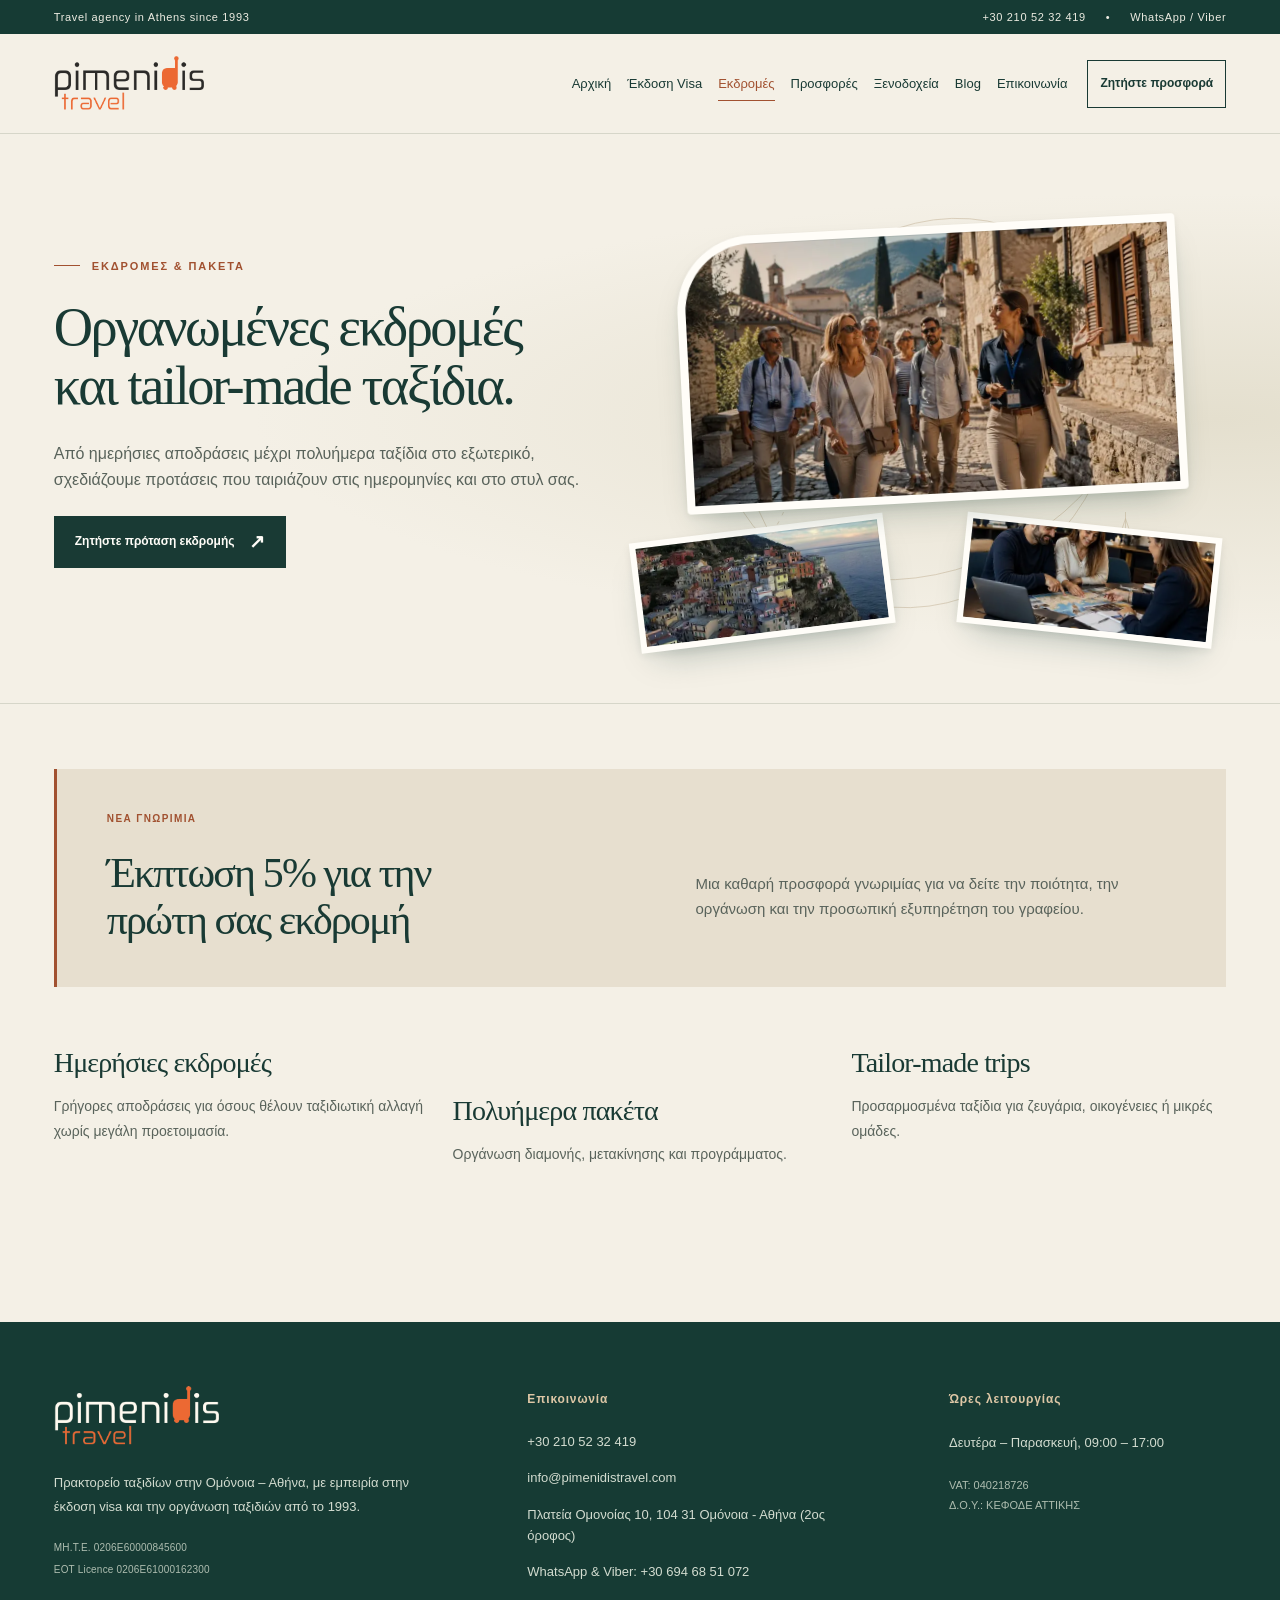
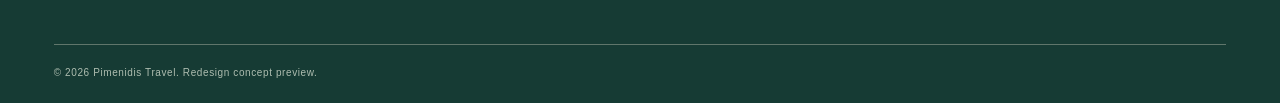
<file: ekdromes.html>
<!DOCTYPE html>

<html lang="el"><head><script>document.documentElement.classList.add("js");</script><meta charset="utf-8"/><meta content="width=device-width, initial-scale=1" name="viewport"/><title>Εκδρομές &amp; Ταξιδιωτικά Πακέτα | Pimenidis Travel</title><meta content="Οργανωμένες εκδρομές και tailor-made ταξίδια για Ελλάδα και εξωτερικό." name="description"/><link href="assets/editorial.css" rel="stylesheet"/><script defer="" src="assets/site.js"></script><link href="assets/depth.css" rel="stylesheet"/><script defer="" src="assets/depth.js"></script></head><body class="page-ekdromes"><header class="site-header"><div class="topbar"><div>Travel agency in Athens since 1993</div><div><a href="tel:+302105232419">+30 210 52 32 419</a><span>•</span><a href="https://wa.me/306946851072" rel="noopener" target="_blank">WhatsApp / Viber</a></div></div><div class="nav-wrap"><a class="brand" href="index.html"><img alt="Pimenidis Travel" decoding="async" height="356" loading="eager" src="assets/logo.png" width="953"/></a><button aria-controls="primary-navigation" aria-expanded="false" aria-label="Άνοιγμα μενού" class="menu-toggle">☰</button><nav class="primary-nav" id="primary-navigation"><a class="" href="index.html">Αρχική</a><a class="" href="ekdosi-visa.html">Έκδοση Visa</a><a aria-current="page" class="active" href="ekdromes.html">Εκδρομές</a><a class="" href="prosfores.html">Προσφορές</a><a class="" href="kratisi-ksenodoxeiou.html">Ξενοδοχεία</a><a class="" href="blog.html">Blog</a><a class="" href="contact.html">Επικοινωνία</a></nav><a class="nav-cta" href="contact.html#quote">Ζητήστε προσφορά</a></div></header><main><section class="page-hero trips-hero"><div class="wrap"><p class="eyebrow light">Εκδρομές &amp; πακέτα</p><h1>Οργανωμένες εκδρομές και tailor-made ταξίδια.</h1><p>Από ημερήσιες αποδράσεις μέχρι πολυήμερα ταξίδια στο εξωτερικό, σχεδιάζουμε προτάσεις που ταιριάζουν στις ημερομηνίες και στο στυλ σας.</p><a class="btn primary" href="contact.html#quote">Ζητήστε πρόταση εκδρομής</a></div><div class="page-hero-visual depth-interior-shell"><div class="depth-stage interior-depth" data-depth=""><svg aria-hidden="true" class="journey-orbits" fill="none" viewbox="0 0 640 600"><ellipse cx="320" cy="300" rx="290" ry="213" transform="rotate(-24 320 300)"></ellipse><ellipse cx="320" cy="300" rx="240" ry="278" transform="rotate(36 320 300)"></ellipse><path d="M35 510C220 470 71 61 385 82S489 460 605 185" stroke-dasharray="5 9"></path><circle cx="385" cy="82" r="7"></circle><path d="m573 480 12-36 12 36-12-7zM585 435v65M553 467h64"></path></svg><div class="depth-card depth-0" data-depth-card="0"><div class="depth-float"><img alt="" aria-hidden="true" class="hero-image" decoding="async" fetchpriority="high" height="720" loading="eager" sizes="(max-width:680px) 70vw, 42vw" src="assets/new-excursions-group.webp" srcset="assets/new-excursions-group-480.webp 480w, assets/new-excursions-group-960.webp 960w, assets/new-excursions-group.webp 1280w" width="1280"/></div></div><div class="depth-card depth-1" data-depth-card="1"><div class="depth-float"><img alt="" class="" decoding="async" fetchpriority="low" height="853" loading="eager" sizes="(max-width:680px) 38vw, 23vw" src="assets/hero-travel.jpg" srcset="assets/hero-travel-480.webp 480w, assets/hero-travel-960.webp 960w, assets/hero-travel.jpg 1280w" width="1280"/></div></div><div class="depth-card depth-2" data-depth-card="2"><div class="depth-float"><img alt="" class="" decoding="async" fetchpriority="low" height="960" loading="eager" sizes="(max-width:680px) 38vw, 23vw" src="assets/new-tailormade-meeting.webp" srcset="assets/new-tailormade-meeting-480.webp 480w, assets/new-tailormade-meeting-960.webp 960w, assets/new-tailormade-meeting.webp 1280w" width="1280"/></div></div></div></div></section><section class="wrap"><div class="promo"><span>Νέα γνωριμία</span><h2>Έκπτωση 5% για την πρώτη σας εκδρομή</h2><p>Μια καθαρή προσφορά γνωριμίας για να δείτε την ποιότητα, την οργάνωση και την προσωπική εξυπηρέτηση του γραφείου.</p></div><div class="service-grid"><div class="service-card"><h3>Ημερήσιες εκδρομές</h3><p>Γρήγορες αποδράσεις για όσους θέλουν ταξιδιωτική αλλαγή χωρίς μεγάλη προετοιμασία.</p></div><div class="service-card"><h3>Πολυήμερα πακέτα</h3><p>Οργάνωση διαμονής, μετακίνησης και προγράμματος.</p></div><div class="service-card"><h3>Tailor-made trips</h3><p>Προσαρμοσμένα ταξίδια για ζευγάρια, οικογένειες ή μικρές ομάδες.</p></div></div></section></main><footer class="footer"><div class="wrap footer-grid"><div><img alt="Pimenidis Travel" class="footer-logo" decoding="async" height="356" loading="lazy" src="assets/logo-cinema.png" width="953"/><p>Πρακτορείο ταξιδίων στην Ομόνοια – Αθήνα, με εμπειρία στην έκδοση visa και την οργάνωση ταξιδιών από το 1993.</p><div class="licences"><span>ΜΗ.Τ.Ε. 0206Ε60000845600</span><span>EOT Licence 0206E61000162300</span></div></div><div><h3>Επικοινωνία</h3><a href="tel:+302105232419">+30 210 52 32 419</a><a href="mailto:info@pimenidistravel.com">info@pimenidistravel.com</a><a href="https://www.google.com/maps/search/?api=1&amp;query=%CE%A0%CE%BB%CE%B1%CF%84%CE%B5%CE%AF%CE%B1%20%CE%9F%CE%BC%CE%BF%CE%BD%CE%BF%CE%AF%CE%B1%CF%82%2010%20104%2031%20%CE%91%CE%B8%CE%AE%CE%BD%CE%B1" rel="noopener" target="_blank">Πλατεία Ομονοίας 10, 104 31 Ομόνοια - Αθήνα (2ος όροφος)</a><a href="https://wa.me/306946851072" rel="noopener" target="_blank">WhatsApp &amp; Viber: +30 694 68 51 072</a></div><div><h3>Ώρες λειτουργίας</h3><p>Δευτέρα – Παρασκευή, 09:00 – 17:00</p><p class="small">VAT: 040218726<br/>Δ.Ο.Υ.: ΚΕΦΟΔΕ ΑΤΤΙΚΗΣ</p></div></div><div class="legal">© 2026 Pimenidis Travel. Redesign concept preview.</div></footer><div class="mobile-actions"><a href="tel:+302105232419">Κλήση</a><a href="https://wa.me/306946851072" rel="noopener" target="_blank">WhatsApp</a><a href="ekdosi-visa.html">Visa</a></div></body></html>
</file>
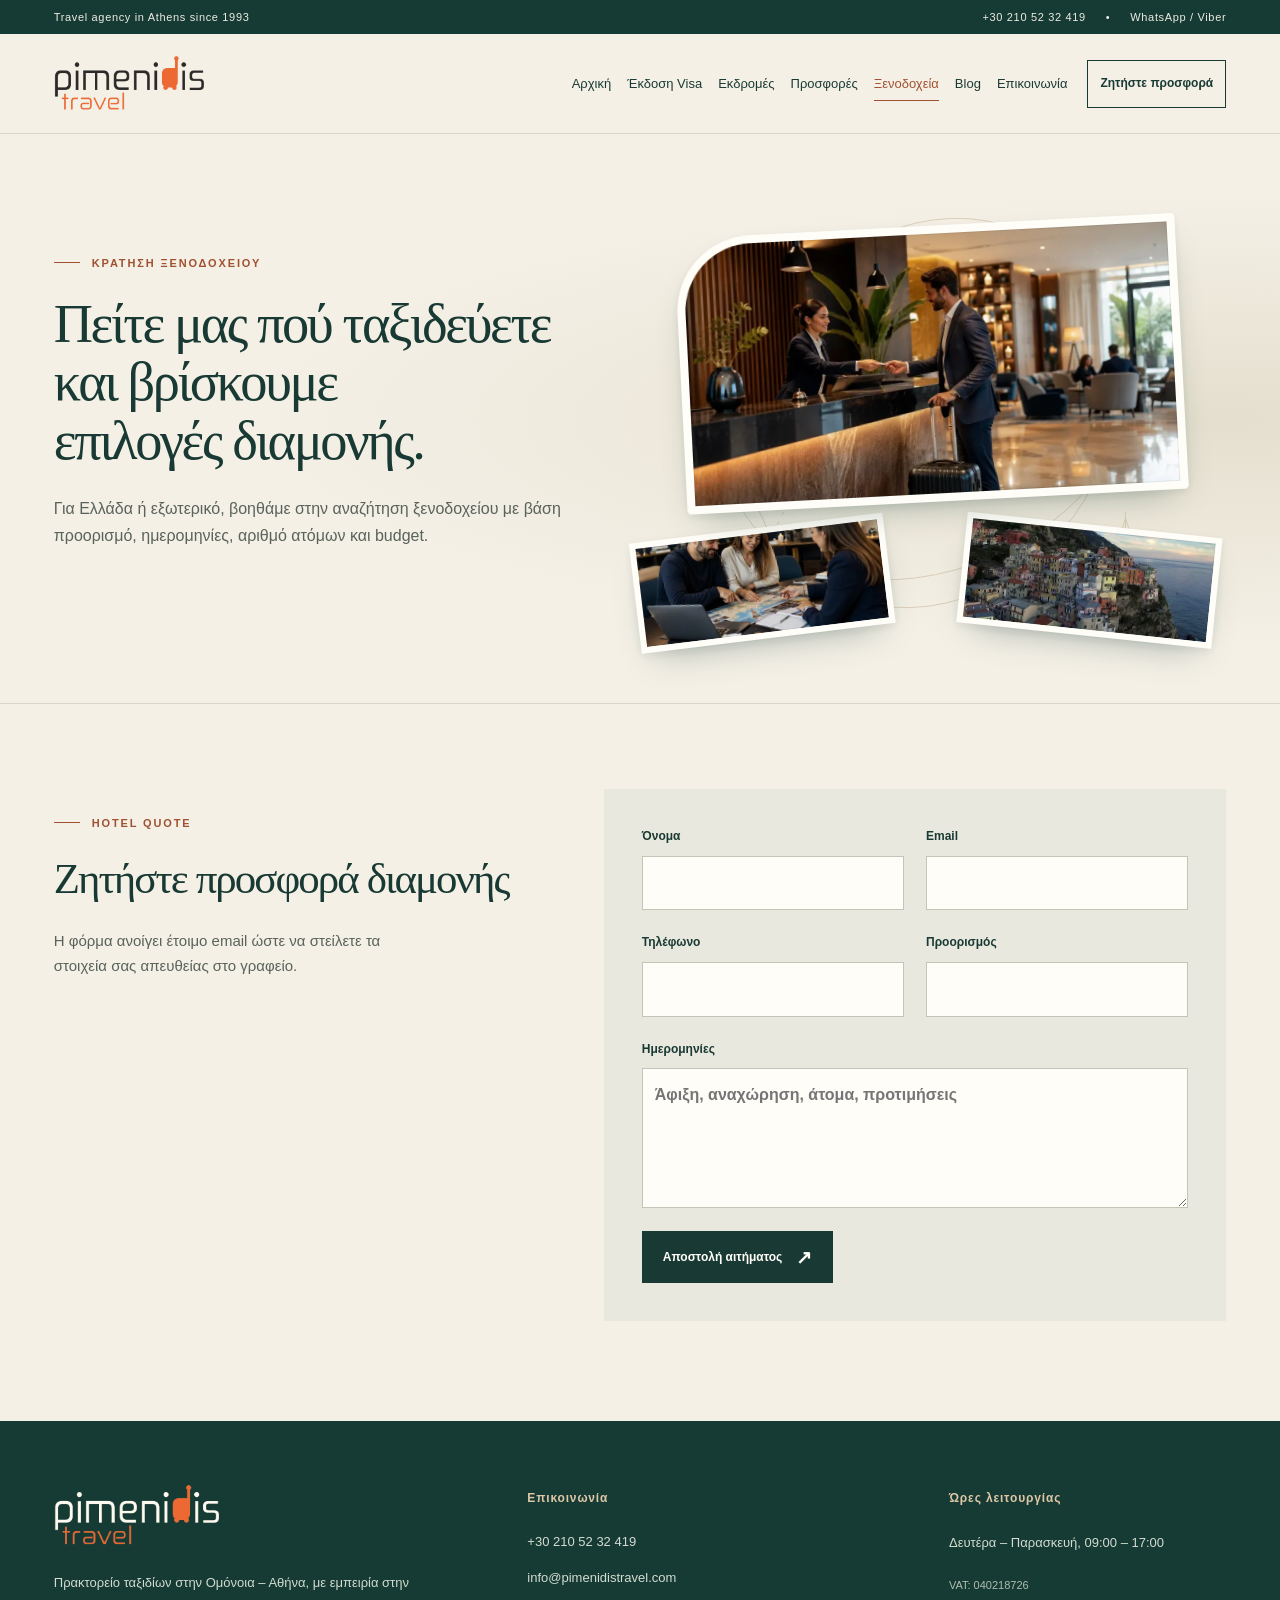
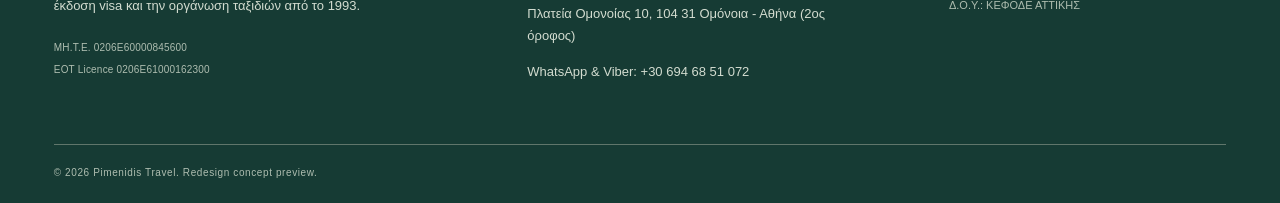
<file: kratisi-ksenodoxeiou.html>
<!DOCTYPE html>

<html lang="el"><head><script>document.documentElement.classList.add("js");</script><meta charset="utf-8"/><meta content="width=device-width, initial-scale=1" name="viewport"/><title>Κράτηση Ξενοδοχείου | Pimenidis Travel</title><meta content="Ζητήστε προσφορά για ξενοδοχείο στην Ελλάδα ή το εξωτερικό." name="description"/><link href="assets/editorial.css" rel="stylesheet"/><script defer="" src="assets/site.js"></script><link href="assets/depth.css" rel="stylesheet"/><script defer="" src="assets/depth.js"></script></head><body class="page-kratisi-ksenodoxeiou"><header class="site-header"><div class="topbar"><div>Travel agency in Athens since 1993</div><div><a href="tel:+302105232419">+30 210 52 32 419</a><span>•</span><a href="https://wa.me/306946851072" rel="noopener" target="_blank">WhatsApp / Viber</a></div></div><div class="nav-wrap"><a class="brand" href="index.html"><img alt="Pimenidis Travel" decoding="async" height="356" loading="eager" src="assets/logo.png" width="953"/></a><button aria-controls="primary-navigation" aria-expanded="false" aria-label="Άνοιγμα μενού" class="menu-toggle">☰</button><nav class="primary-nav" id="primary-navigation"><a class="" href="index.html">Αρχική</a><a class="" href="ekdosi-visa.html">Έκδοση Visa</a><a class="" href="ekdromes.html">Εκδρομές</a><a class="" href="prosfores.html">Προσφορές</a><a aria-current="page" class="active" href="kratisi-ksenodoxeiou.html">Ξενοδοχεία</a><a class="" href="blog.html">Blog</a><a class="" href="contact.html">Επικοινωνία</a></nav><a class="nav-cta" href="contact.html#quote">Ζητήστε προσφορά</a></div></header><main><section class="page-hero hotel-hero"><div class="wrap"><p class="eyebrow light">Κράτηση ξενοδοχείου</p><h1>Πείτε μας πού ταξιδεύετε και βρίσκουμε επιλογές διαμονής.</h1><p>Για Ελλάδα ή εξωτερικό, βοηθάμε στην αναζήτηση ξενοδοχείου με βάση προορισμό, ημερομηνίες, αριθμό ατόμων και budget.</p></div><div class="page-hero-visual depth-interior-shell"><div class="depth-stage interior-depth" data-depth=""><svg aria-hidden="true" class="journey-orbits" fill="none" viewbox="0 0 640 600"><ellipse cx="320" cy="300" rx="290" ry="213" transform="rotate(-24 320 300)"></ellipse><ellipse cx="320" cy="300" rx="240" ry="278" transform="rotate(36 320 300)"></ellipse><path d="M35 510C220 470 71 61 385 82S489 460 605 185" stroke-dasharray="5 9"></path><circle cx="385" cy="82" r="7"></circle><path d="m573 480 12-36 12 36-12-7zM585 435v65M553 467h64"></path></svg><div class="depth-card depth-0" data-depth-card="0"><div class="depth-float"><img alt="" aria-hidden="true" class="hero-image" decoding="async" fetchpriority="high" height="720" loading="eager" sizes="(max-width:680px) 70vw, 42vw" src="assets/new-hotel-checkin.webp" srcset="assets/new-hotel-checkin-480.webp 480w, assets/new-hotel-checkin-960.webp 960w, assets/new-hotel-checkin.webp 1280w" width="1280"/></div></div><div class="depth-card depth-1" data-depth-card="1"><div class="depth-float"><img alt="" class="" decoding="async" fetchpriority="low" height="960" loading="eager" sizes="(max-width:680px) 38vw, 23vw" src="assets/new-tailormade-meeting.webp" srcset="assets/new-tailormade-meeting-480.webp 480w, assets/new-tailormade-meeting-960.webp 960w, assets/new-tailormade-meeting.webp 1280w" width="1280"/></div></div><div class="depth-card depth-2" data-depth-card="2"><div class="depth-float"><img alt="" class="" decoding="async" fetchpriority="low" height="853" loading="eager" sizes="(max-width:680px) 38vw, 23vw" src="assets/hero-travel.jpg" srcset="assets/hero-travel-480.webp 480w, assets/hero-travel-960.webp 960w, assets/hero-travel.jpg 1280w" width="1280"/></div></div></div></div></section><section class="wrap form-section" id="quote"><div><p class="eyebrow">Hotel quote</p><h2>Ζητήστε προσφορά διαμονής</h2><p>Η φόρμα ανοίγει έτοιμο email ώστε να στείλετε τα στοιχεία σας απευθείας στο γραφείο.</p></div><form class="smart-form" data-subject="Αίτημα κράτησης ξενοδοχείου"><label>Όνομα<input name="name" required=""/></label><label>Email<input name="email" required="" type="email"/></label><label>Τηλέφωνο<input name="phone"/></label><label>Προορισμός<input name="destination" required=""/></label><label>Ημερομηνίες<textarea name="message" placeholder="Άφιξη, αναχώρηση, άτομα, προτιμήσεις"></textarea></label><button class="btn primary" type="submit">Αποστολή αιτήματος</button></form></section></main><footer class="footer"><div class="wrap footer-grid"><div><img alt="Pimenidis Travel" class="footer-logo" decoding="async" height="356" loading="lazy" src="assets/logo-cinema.png" width="953"/><p>Πρακτορείο ταξιδίων στην Ομόνοια – Αθήνα, με εμπειρία στην έκδοση visa και την οργάνωση ταξιδιών από το 1993.</p><div class="licences"><span>ΜΗ.Τ.Ε. 0206Ε60000845600</span><span>EOT Licence 0206E61000162300</span></div></div><div><h3>Επικοινωνία</h3><a href="tel:+302105232419">+30 210 52 32 419</a><a href="mailto:info@pimenidistravel.com">info@pimenidistravel.com</a><a href="https://www.google.com/maps/search/?api=1&amp;query=%CE%A0%CE%BB%CE%B1%CF%84%CE%B5%CE%AF%CE%B1%20%CE%9F%CE%BC%CE%BF%CE%BD%CE%BF%CE%AF%CE%B1%CF%82%2010%20104%2031%20%CE%91%CE%B8%CE%AE%CE%BD%CE%B1" rel="noopener" target="_blank">Πλατεία Ομονοίας 10, 104 31 Ομόνοια - Αθήνα (2ος όροφος)</a><a href="https://wa.me/306946851072" rel="noopener" target="_blank">WhatsApp &amp; Viber: +30 694 68 51 072</a></div><div><h3>Ώρες λειτουργίας</h3><p>Δευτέρα – Παρασκευή, 09:00 – 17:00</p><p class="small">VAT: 040218726<br/>Δ.Ο.Υ.: ΚΕΦΟΔΕ ΑΤΤΙΚΗΣ</p></div></div><div class="legal">© 2026 Pimenidis Travel. Redesign concept preview.</div></footer><div class="mobile-actions"><a href="tel:+302105232419">Κλήση</a><a href="https://wa.me/306946851072" rel="noopener" target="_blank">WhatsApp</a><a href="ekdosi-visa.html">Visa</a></div></body></html>
</file>
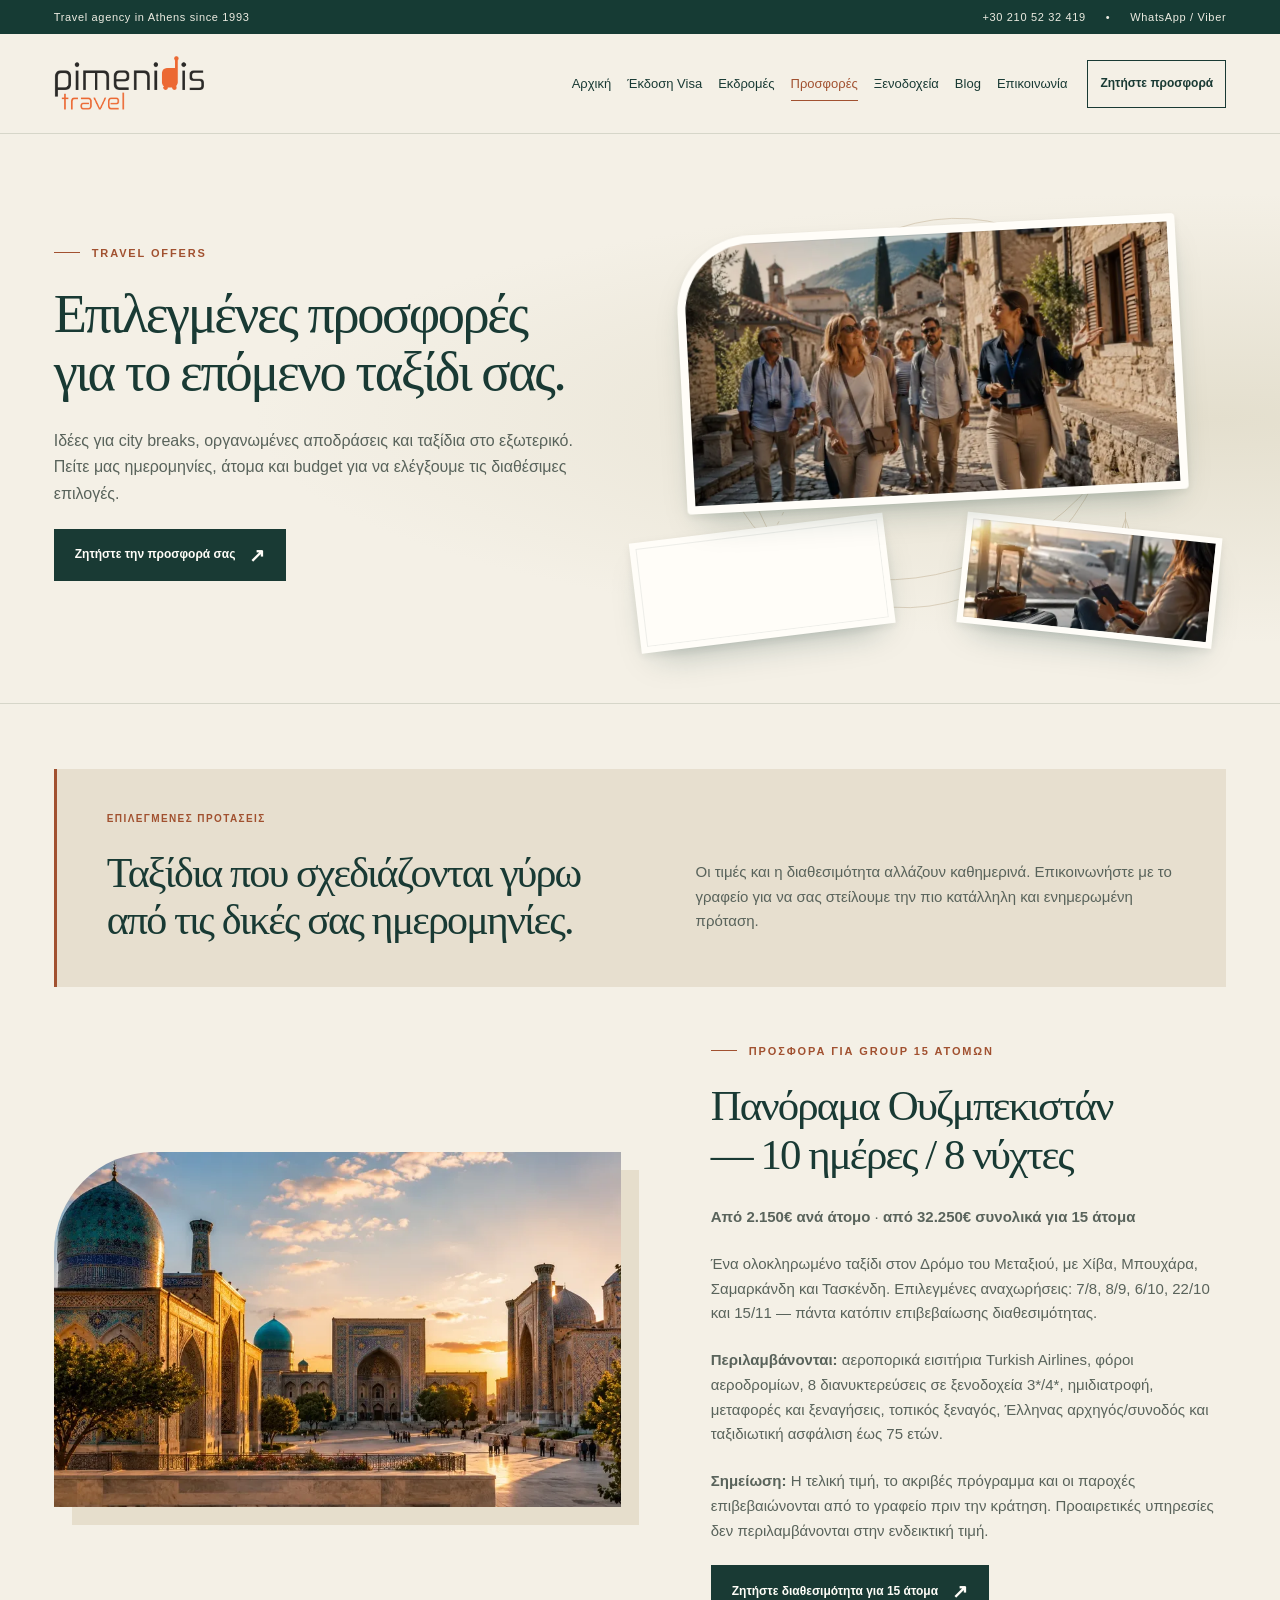
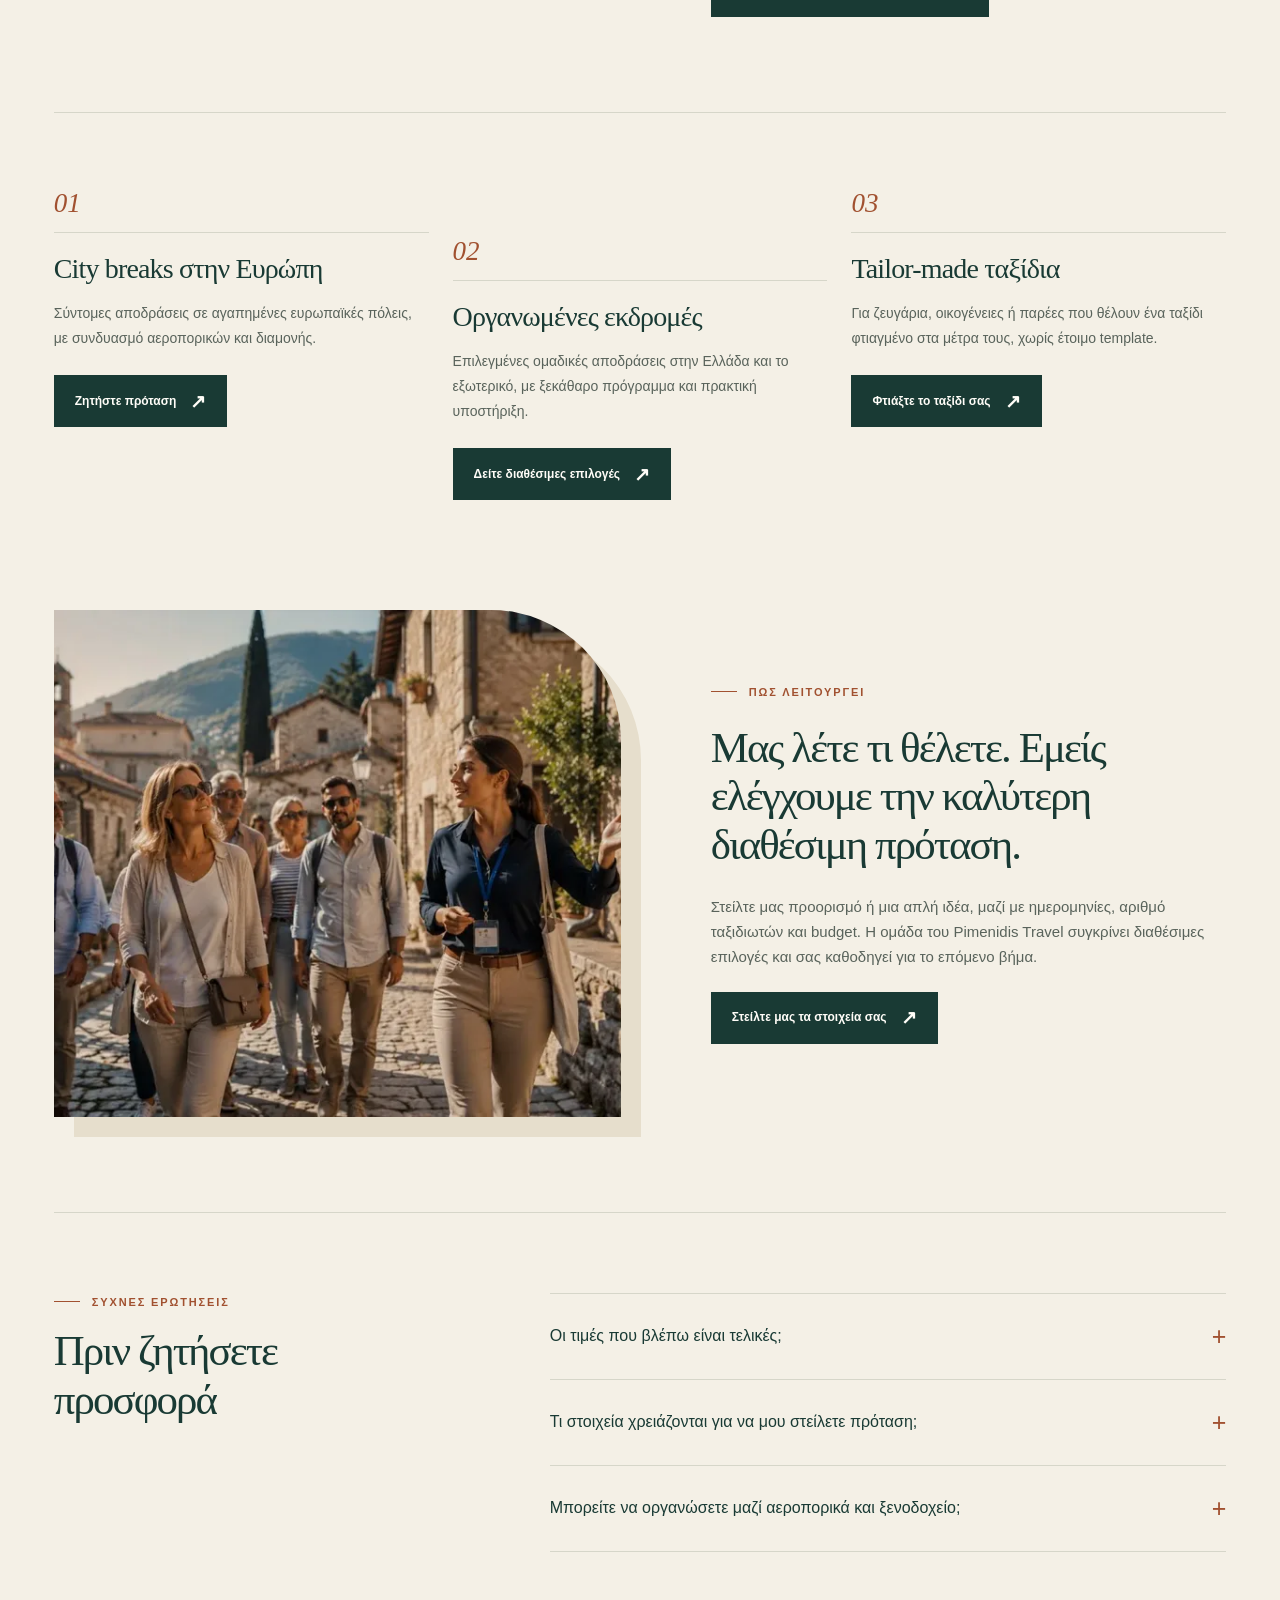
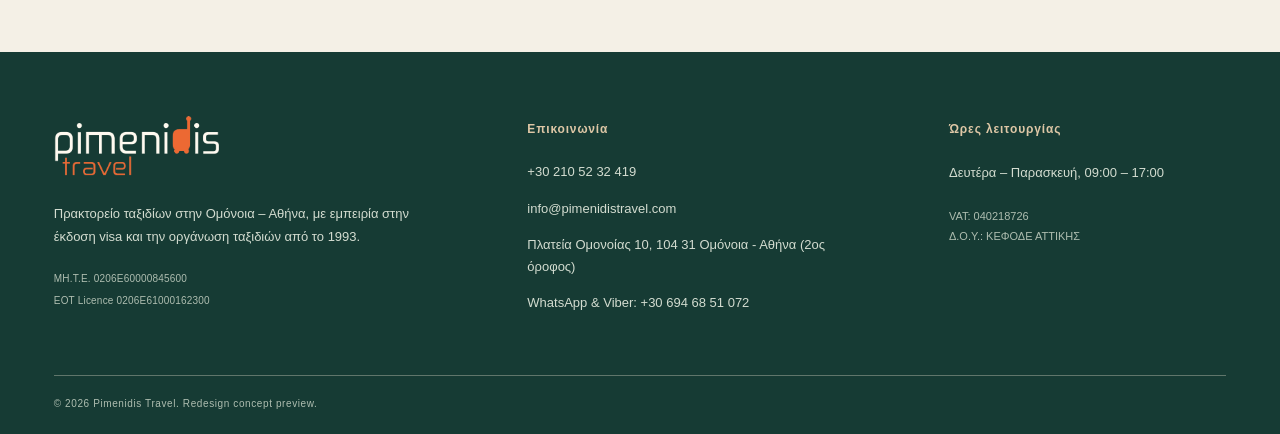
<file: prosfores.html>
<!DOCTYPE html>

<html lang="el"><head><script>document.documentElement.classList.add("js");</script><meta charset="utf-8"/><meta content="width=device-width, initial-scale=1" name="viewport"/><title>Προσφορές Ταξιδιών | Pimenidis Travel</title><meta content="Επιλεγμένες ταξιδιωτικές προσφορές και προτάσεις για Ελλάδα και εξωτερικό από το Pimenidis Travel." name="description"/><link href="assets/editorial.css" rel="stylesheet"/><script defer="" src="assets/site.js"></script><link href="assets/depth.css" rel="stylesheet"/><script defer="" src="assets/depth.js"></script></head><body class="page-prosfores"><header class="site-header"><div class="topbar"><div>Travel agency in Athens since 1993</div><div><a href="tel:+302105232419">+30 210 52 32 419</a><span>•</span><a href="https://wa.me/306946851072" rel="noopener" target="_blank">WhatsApp / Viber</a></div></div><div class="nav-wrap"><a class="brand" href="index.html"><img alt="Pimenidis Travel" decoding="async" height="356" loading="eager" src="assets/logo.png" width="953"/></a><button aria-controls="primary-navigation" aria-expanded="false" aria-label="Άνοιγμα μενού" class="menu-toggle">☰</button><nav class="primary-nav" id="primary-navigation"><a class="" href="index.html">Αρχική</a><a class="" href="ekdosi-visa.html">Έκδοση Visa</a><a class="" href="ekdromes.html">Εκδρομές</a><a aria-current="page" class="active" href="prosfores.html">Προσφορές</a><a class="" href="kratisi-ksenodoxeiou.html">Ξενοδοχεία</a><a class="" href="blog.html">Blog</a><a class="" href="contact.html">Επικοινωνία</a></nav><a class="nav-cta" href="contact.html#quote">Ζητήστε προσφορά</a></div></header><main>
<section class="page-hero trips-hero">
<div class="wrap">
<p class="eyebrow light">Travel offers</p>
<h1>Επιλεγμένες προσφορές για το επόμενο ταξίδι σας.</h1>
<p>Ιδέες για city breaks, οργανωμένες αποδράσεις και ταξίδια στο εξωτερικό. Πείτε μας ημερομηνίες, άτομα και budget για να ελέγξουμε τις διαθέσιμες επιλογές.</p>
<a class="btn primary" href="contact.html#quote">Ζητήστε την προσφορά σας</a>
</div>
<div class="page-hero-visual depth-interior-shell"><div class="depth-stage interior-depth" data-depth=""><svg aria-hidden="true" class="journey-orbits" fill="none" viewbox="0 0 640 600"><ellipse cx="320" cy="300" rx="290" ry="213" transform="rotate(-24 320 300)"></ellipse><ellipse cx="320" cy="300" rx="240" ry="278" transform="rotate(36 320 300)"></ellipse><path d="M35 510C220 470 71 61 385 82S489 460 605 185" stroke-dasharray="5 9"></path><circle cx="385" cy="82" r="7"></circle><path d="m573 480 12-36 12 36-12-7zM585 435v65M553 467h64"></path></svg><div class="depth-card depth-0" data-depth-card="0"><div class="depth-float"><img alt="" aria-hidden="true" class="hero-image" decoding="async" fetchpriority="high" height="720" loading="eager" sizes="(max-width:680px) 70vw, 42vw" src="assets/new-excursions-group.webp" srcset="assets/new-excursions-group-480.webp 480w, assets/new-excursions-group-960.webp 960w, assets/new-excursions-group.webp 1280w" width="1280"/></div></div><div class="depth-card depth-1" data-depth-card="1"><div class="depth-float"><img alt="" class="" decoding="async" fetchpriority="low" height="788" loading="eager" sizes="(max-width:680px) 38vw, 23vw" src="assets/offer-panorama-ouzbekistan.webp" srcset="assets/offer-panorama-ouzbekistan-480.webp 480w, assets/offer-panorama-ouzbekistan-960.webp 960w, assets/offer-panorama-ouzbekistan.webp 1400w" width="1400"/></div></div><div class="depth-card depth-2" data-depth-card="2"><div class="depth-float"><img alt="" class="" decoding="async" fetchpriority="low" height="720" loading="eager" sizes="(max-width:680px) 38vw, 23vw" src="assets/new-airport-traveler.webp" srcset="assets/new-airport-traveler-480.webp 480w, assets/new-airport-traveler-960.webp 960w, assets/new-airport-traveler.webp 1280w" width="1280"/></div></div></div></div></section>
<section class="wrap">
<div class="promo">
<span>Επιλεγμένες προτάσεις</span>
<h2>Ταξίδια που σχεδιάζονται γύρω από τις δικές σας ημερομηνίες.</h2>
<p>Οι τιμές και η διαθεσιμότητα αλλάζουν καθημερινά. Επικοινωνήστε με το γραφείο για να σας στείλουμε την πιο κατάλληλη και ενημερωμένη πρόταση.</p>
</div><section class="wrap split" data-offer="panorama-ouzbekistan">
<div><img alt="Σαμαρκάνδη στο Ουζμπεκιστάν με τυρκουάζ τρούλους στο ηλιοβασίλεμα" decoding="async" height="788" loading="lazy" sizes="(max-width:680px) 90vw, 48vw" src="assets/offer-panorama-ouzbekistan.webp" srcset="assets/offer-panorama-ouzbekistan-480.webp 480w, assets/offer-panorama-ouzbekistan-960.webp 960w, assets/offer-panorama-ouzbekistan.webp 1400w" width="1400"/></div>
<div>
<p class="eyebrow">Προσφορά για group 15 ατόμων</p>
<h2>Πανόραμα Ουζμπεκιστάν — 10 ημέρες / 8 νύχτες</h2>
<p><strong>Από 2.150€ ανά άτομο</strong> · <strong>από 32.250€ συνολικά για 15 άτομα</strong></p>
<p>Ένα ολοκληρωμένο ταξίδι στον Δρόμο του Μεταξιού, με Χίβα, Μπουχάρα, Σαμαρκάνδη και Τασκένδη. Επιλεγμένες αναχωρήσεις: 7/8, 8/9, 6/10, 22/10 και 15/11 — πάντα κατόπιν επιβεβαίωσης διαθεσιμότητας.</p>
<p><strong>Περιλαμβάνονται:</strong> αεροπορικά εισιτήρια Turkish Airlines, φόροι αεροδρομίων, 8 διανυκτερεύσεις σε ξενοδοχεία 3*/4*, ημιδιατροφή, μεταφορές και ξεναγήσεις, τοπικός ξεναγός, Έλληνας αρχηγός/συνοδός και ταξιδιωτική ασφάλιση έως 75 ετών.</p>
<p><strong>Σημείωση:</strong> Η τελική τιμή, το ακριβές πρόγραμμα και οι παροχές επιβεβαιώνονται από το γραφείο πριν την κράτηση. Προαιρετικές υπηρεσίες δεν περιλαμβάνονται στην ενδεικτική τιμή.</p>
<a class="btn primary" href="contact.html#quote">Ζητήστε διαθεσιμότητα για 15 άτομα</a>
</div>
</section>
<div class="service-grid">
<div class="service-card hot">
<span>01</span>
<h3>City breaks στην Ευρώπη</h3>
<p>Σύντομες αποδράσεις σε αγαπημένες ευρωπαϊκές πόλεις, με συνδυασμό αεροπορικών και διαμονής.</p>
<a class="btn primary" href="contact.html#quote">Ζητήστε πρόταση</a>
</div>
<div class="service-card">
<span>02</span>
<h3>Οργανωμένες εκδρομές</h3>
<p>Επιλεγμένες ομαδικές αποδράσεις στην Ελλάδα και το εξωτερικό, με ξεκάθαρο πρόγραμμα και πρακτική υποστήριξη.</p>
<a class="btn primary" href="contact.html#quote">Δείτε διαθέσιμες επιλογές</a>
</div>
<div class="service-card">
<span>03</span>
<h3>Tailor-made ταξίδια</h3>
<p>Για ζευγάρια, οικογένειες ή παρέες που θέλουν ένα ταξίδι φτιαγμένο στα μέτρα τους, χωρίς έτοιμο template.</p>
<a class="btn primary" href="contact.html#quote">Φτιάξτε το ταξίδι σας</a>
</div>
</div>
</section>
<section class="wrap split">
<div><img alt="Οργανωμένη ταξιδιωτική εκδρομή" decoding="async" height="720" loading="lazy" sizes="(max-width:680px) 90vw, 48vw" src="assets/new-excursions-group.webp" srcset="assets/new-excursions-group-480.webp 480w, assets/new-excursions-group-960.webp 960w, assets/new-excursions-group.webp 1280w" width="1280"/></div>
<div>
<p class="eyebrow">Πώς λειτουργεί</p>
<h2>Μας λέτε τι θέλετε. Εμείς ελέγχουμε την καλύτερη διαθέσιμη πρόταση.</h2>
<p>Στείλτε μας προορισμό ή μια απλή ιδέα, μαζί με ημερομηνίες, αριθμό ταξιδιωτών και budget. Η ομάδα του Pimenidis Travel συγκρίνει διαθέσιμες επιλογές και σας καθοδηγεί για το επόμενο βήμα.</p>
<a class="btn primary" href="contact.html#quote">Στείλτε μας τα στοιχεία σας</a>
</div>
</section>
<section class="wrap faq">
<p class="eyebrow">Συχνές ερωτήσεις</p>
<h2>Πριν ζητήσετε προσφορά</h2>
<details><summary>Οι τιμές που βλέπω είναι τελικές;</summary><p>Οι τελικές τιμές και η διαθεσιμότητα επιβεβαιώνονται από το γραφείο τη στιγμή της αναζήτησης, γιατί επηρεάζονται από τις ημερομηνίες, τους ταξιδιώτες και τη ζήτηση.</p></details>
<details><summary>Τι στοιχεία χρειάζονται για να μου στείλετε πρόταση;</summary><p>Αρκούν ο προορισμός ή η ιδέα σας, οι ημερομηνίες, ο αριθμός ατόμων και ένα ενδεικτικό budget. Αν δεν έχετε όλα τα στοιχεία, μπορούμε να ξεκινήσουμε από μια απλή περιγραφή.</p></details>
<details><summary>Μπορείτε να οργανώσετε μαζί αεροπορικά και ξενοδοχείο;</summary><p>Ναι. Μπορούμε να οργανώσουμε συνδυαστικά εισιτήρια, διαμονή, ασφάλεια και επιπλέον υπηρεσίες, ανάλογα με το ταξίδι που θέλετε.</p></details>
</section>
</main><footer class="footer"><div class="wrap footer-grid"><div><img alt="Pimenidis Travel" class="footer-logo" decoding="async" height="356" loading="lazy" src="assets/logo-cinema.png" width="953"/><p>Πρακτορείο ταξιδίων στην Ομόνοια – Αθήνα, με εμπειρία στην έκδοση visa και την οργάνωση ταξιδιών από το 1993.</p><div class="licences"><span>ΜΗ.Τ.Ε. 0206Ε60000845600</span><span>EOT Licence 0206E61000162300</span></div></div><div><h3>Επικοινωνία</h3><a href="tel:+302105232419">+30 210 52 32 419</a><a href="mailto:info@pimenidistravel.com">info@pimenidistravel.com</a><a href="https://www.google.com/maps/search/?api=1&amp;query=%CE%A0%CE%BB%CE%B1%CF%84%CE%B5%CE%AF%CE%B1%20%CE%9F%CE%BC%CE%BF%CE%BD%CE%BF%CE%AF%CE%B1%CF%82%2010%20104%2031%20%CE%91%CE%B8%CE%AE%CE%BD%CE%B1" rel="noopener" target="_blank">Πλατεία Ομονοίας 10, 104 31 Ομόνοια - Αθήνα (2ος όροφος)</a><a href="https://wa.me/306946851072" rel="noopener" target="_blank">WhatsApp &amp; Viber: +30 694 68 51 072</a></div><div><h3>Ώρες λειτουργίας</h3><p>Δευτέρα – Παρασκευή, 09:00 – 17:00</p><p class="small">VAT: 040218726<br/>Δ.Ο.Υ.: ΚΕΦΟΔΕ ΑΤΤΙΚΗΣ</p></div></div><div class="legal">© 2026 Pimenidis Travel. Redesign concept preview.</div></footer><div class="mobile-actions"><a href="tel:+302105232419">Κλήση</a><a href="https://wa.me/306946851072" rel="noopener" target="_blank">WhatsApp</a><a href="ekdosi-visa.html">Visa</a></div></body></html>
</file>
<file: assets/editorial.css>
/* Pimenidis travel editorial — native Greek-capable fonts, no external requests. */
:root{--paper:#f5f1e9;--white:#fffdf8;--ink:#193a34;--muted:#59635b;--copper:#9c4d30;--line:#d6d6c9;--dark:#163b34;--gutter:clamp(22px,4.6vw,76px)}
*{box-sizing:border-box}html{scroll-behavior:smooth;scroll-padding-top:28px}body{margin:0;background:var(--paper);color:var(--ink);font:16px/1.65 Arial,"Segoe UI",sans-serif;-webkit-font-smoothing:antialiased}a{color:inherit;text-underline-offset:5px}img{display:block;max-width:100%;height:auto}button,input,textarea,select{font:inherit}button,a,input,textarea,select,summary{-webkit-tap-highlight-color:transparent}:focus-visible{outline:3px solid var(--copper);outline-offset:5px}::selection{background:#d6bd9e;color:var(--ink)}.wrap{width:min(1288px,calc(100% - var(--gutter)*2));margin-inline:auto}h1,h2,h3,p{margin-top:0}h1,h2{font-family:Georgia,"Times New Roman",serif;font-weight:400;letter-spacing:-.045em;text-wrap:balance}h1{font-size:clamp(43px,4.65vw,72px);line-height:1.075;margin-bottom:26px}h2{font-size:clamp(33px,3.35vw,52px);line-height:1.13;margin-bottom:26px}h3{font-size:21px;line-height:1.35;font-weight:500;letter-spacing:-.03em;margin-bottom:16px}p{margin-bottom:22px}.eyebrow{font-family:Arial,"Segoe UI",sans-serif;font-size:11px;font-weight:700;letter-spacing:.17em;line-height:1.7;text-transform:uppercase;color:var(--copper);margin-bottom:22px}.eyebrow::before{content:"";display:inline-block;width:26px;height:1px;background:currentColor;margin:0 12px 4px 0}.eyebrow.light{color:inherit}
.topbar{display:flex;align-items:center;justify-content:space-between;background:var(--dark);color:#edece2;padding:8px var(--gutter);font-size:11px;letter-spacing:.06em}.topbar>div:last-child{display:flex;gap:20px}.topbar a{text-decoration:none}.nav-wrap{position:relative;z-index:30;min-height:100px;padding:20px var(--gutter);display:flex;gap:34px;align-items:center;border-bottom:1px solid var(--line);background:var(--paper)}.brand{flex-shrink:0}.brand img{width:172px;height:auto}.primary-nav{display:flex;gap:22px;margin-left:auto;align-items:center}.primary-nav a{position:relative;text-decoration:none;font-size:13px;white-space:nowrap;padding-block:12px}.primary-nav a::after{content:"";position:absolute;bottom:5px;left:0;right:0;height:1px;background:var(--copper);transform:scaleX(0);transform-origin:left;transition:transform .2s}.primary-nav a:hover::after,.primary-nav a.active::after{transform:scaleX(1)}.primary-nav a.active{color:var(--copper)}.nav-cta{font-size:12px;font-weight:700;text-decoration:none;border:1px solid var(--ink);padding:13px 18px;white-space:nowrap;transition:background .2s,color .2s}.nav-cta:hover{background:var(--ink);color:var(--paper)}.menu-toggle{display:none;cursor:pointer;border:1px solid var(--line);width:46px;height:46px;background:transparent;color:var(--ink);font-size:23px}
.hero{padding:36px 0 56px;border-bottom:1px solid var(--line)}.hero-grid{display:grid;grid-template-columns:1.11fr 1fr;gap:clamp(34px,5vw,80px);align-items:stretch}.hero-copy{padding-block:32px 12px;align-self:center}.hero-copy .eyebrow{max-width:410px}.hero-copy .lead{font-size:17px;color:var(--muted);max-width:550px;line-height:1.75}.hero-actions{display:flex;gap:12px;flex-wrap:wrap;margin-block:30px}.btn{display:inline-flex;align-items:center;justify-content:center;gap:14px;min-height:52px;padding:14px 20px;border:1px solid var(--ink);border-radius:0;text-decoration:none;font-size:12px;font-weight:700;line-height:1.6;cursor:pointer;transition:background .2s,color .2s,transform .2s}.btn::after{content:"↗";font-size:19px;line-height:1}.btn.primary{background:var(--ink);color:var(--white)}.btn.primary:hover{background:var(--copper);border-color:var(--copper)}.btn.ghost{background:transparent;color:var(--ink);border-color:#b4b9ac}.btn.ghost:hover{background:#e6e2d8}.trust-row{display:flex;flex-wrap:wrap;gap:8px 18px;border-top:1px solid var(--line);padding-top:20px;margin-top:34px;font-size:10px;color:var(--muted);letter-spacing:.03em}.trust-row span:first-child{color:var(--copper);font-weight:700}.hero-visual{position:relative;min-width:0;display:flex;flex-direction:column}.hero-image{width:100%;height:100%;object-fit:cover}.hero-visual>.hero-image{flex:1;min-height:390px;max-height:590px;object-position:48% center;border-top-left-radius:140px}.hero-card{position:relative;background:var(--dark);color:var(--paper);padding:24px 28px;display:grid;grid-template-columns:1fr 1fr;gap:0 22px}.hero-card h2{font-family:Arial,"Segoe UI",sans-serif;font-size:17px;letter-spacing:0;margin:0 0 8px;grid-column:1/-1}.hero-card p{font-size:12px;line-height:1.65;color:#c5d2c4;margin:0 0 14px;grid-column:1/-1;max-width:440px}.quick{font-size:12px;text-decoration:none;border-top:1px solid #648076;padding-top:12px;white-space:nowrap}.quick::after{content:"↗";float:right;color:#dab891}
.service-intro,.process,.faq,.article-grid{padding-block:96px}.service-intro>h2{max-width:720px}.service-grid{display:grid;grid-template-columns:repeat(4,minmax(0,1fr));margin-top:46px}.service-card{position:relative;display:block;padding:28px 26px 26px 0;text-decoration:none;border-top:1px solid var(--ink);border-right:1px solid var(--line);margin-right:26px;min-height:260px;transition:color .2s}.service-card:last-child{border-right:0;margin-right:0}.service-card>span{display:block;color:var(--copper);font-family:Georgia,serif;font-size:35px;line-height:1;margin-bottom:36px;font-style:italic}.service-card h3{font-family:Georgia,serif;font-size:29px;font-weight:400;line-height:1.12}.service-card p{color:var(--muted);font-size:14px;margin-bottom:0;line-height:1.8}.service-card:hover{color:var(--copper)}a.service-card::after{content:"↗";position:absolute;right:24px;top:29px;font-size:24px;color:var(--copper)}.visa-band{background:var(--dark);color:var(--paper);padding-block:90px;position:relative;overflow:hidden}.visa-band::after{content:"";position:absolute;left:-170px;bottom:-320px;width:630px;height:630px;border:1px solid #73908040;border-radius:50%;pointer-events:none}.visa-band-grid{display:grid;grid-template-columns:1fr 1fr;gap:100px;align-items:center}.visa-band h2{font-size:clamp(35px,3.3vw,51px)}.visa-band p:not(.eyebrow){font-size:15px;color:#c1d0c3;max-width:510px;margin:0}.visa-band .eyebrow{color:#dab891}.country-grid{display:grid;grid-template-columns:1fr 1fr;gap:0 32px}.country-grid a{position:relative;padding:22px 0;border-bottom:1px solid #637c6f;text-decoration:none;font-size:17px}.country-grid a::after{content:"↗";float:right;color:#dab891}.country-grid a:hover{color:#dab891}.process>h2{max-width:740px}.steps{display:grid;grid-template-columns:repeat(3,minmax(0,1fr));gap:45px;margin-top:50px}.steps>div{position:relative;border-top:1px solid var(--line);padding-top:27px}.steps b{font:italic 55px Georgia,serif;color:#a06b46;display:block;margin-bottom:23px}.steps h3{max-width:330px}.steps p{font-size:14px;color:var(--muted);max-width:340px}.split{display:grid;grid-template-columns:1.1fr 1fr;gap:90px;align-items:center;padding-block:10px 95px}.split img{width:100%;aspect-ratio:1.12;object-fit:cover;border-top-right-radius:130px}.split p:not(.eyebrow){color:var(--muted);font-size:15px}.split h2{max-width:490px}.faq{border-top:1px solid var(--line);display:grid;grid-template-columns:.75fr 1.25fr;column-gap:90px;padding-block:80px 100px}.faq>.eyebrow{grid-column:1;margin-bottom:16px}.faq>h2{grid-column:1;grid-row:2/5;max-width:280px}.faq details{grid-column:2;border-bottom:1px solid var(--line);padding:22px 0}.faq details:first-of-type{grid-row:1/3;border-top:1px solid var(--line)}.faq summary{display:flex;align-items:center;justify-content:space-between;gap:18px;list-style:none;font-size:16px;cursor:pointer}.faq summary::-webkit-details-marker{display:none}.faq summary::after{content:"+";font-weight:400;font-size:25px;color:var(--copper)}.faq details[open] summary::after{content:"−"}.faq details p{font-size:14px;color:var(--muted);margin:16px 30px 0 0}
.page-hero{display:grid;grid-template-columns:1.08fr 1fr;min-height:540px;border-bottom:1px solid var(--line);padding:40px var(--gutter) 55px;gap:clamp(35px,5vw,80px);align-items:center;max-width:1440px;margin:auto}.page-hero>.wrap{width:auto;margin:0;padding-block:30px}.page-hero h1{font-size:clamp(42px,4.5vw,68px);max-width:720px}.page-hero p:not(.eyebrow){color:var(--muted);font-size:16px;max-width:570px}.page-hero .eyebrow{color:var(--copper)}.page-hero-visual{height:100%;min-height:430px;max-height:620px;overflow:hidden;border-top-left-radius:140px;align-self:stretch}.page-hero .hero-image{min-height:430px}.visa-hero .hero-image{object-position:50% center}.trips-hero .page-hero-visual{border-radius:0 0 130px 0}.hotel-hero .page-hero-visual{border-radius:140px 140px 0 0}.blog-hero .page-hero-visual{border-radius:0;min-height:320px;max-height:430px;align-self:center}.blog-hero .hero-image{min-height:320px}.contact-hero{grid-template-columns:1.5fr .5fr;min-height:410px}.contact-hero .page-hero-visual{min-height:240px;max-height:300px;border-radius:0;align-self:center;display:flex;justify-content:center}.contact-hero .hero-image{width:180px;min-height:0;object-fit:contain;opacity:.7}.notice{border-left:2px solid var(--copper);padding:15px 24px;margin-block:55px 46px;max-width:1040px;font-size:14px;color:var(--muted)}.notice strong{color:var(--ink)}.cards.countries{display:grid;grid-template-columns:repeat(3,minmax(0,1fr));column-gap:45px;counter-reset:countries;margin-bottom:30px}.cards article{position:relative;border-top:1px solid var(--line);padding:32px 0 38px;scroll-margin-top:35px}.cards article::before{counter-increment:countries;content:counter(countries,decimal-leading-zero);display:block;font:italic 25px Georgia,serif;color:var(--copper);margin-bottom:24px}.cards h2{font-size:33px;margin-bottom:18px}.cards p{font-size:14px;color:var(--muted);margin:0}.page-ekdosi-visa .process{border-top:1px solid var(--line);margin-top:30px}.promo{margin-top:65px;padding:42px 50px;background:#e7dfcf;border-left:3px solid var(--copper);display:grid;grid-template-columns:1.1fr 1fr;gap:0 60px}.promo span{grid-column:1/-1;text-transform:uppercase;letter-spacing:.14em;font-size:10px;color:var(--copper);margin-bottom:22px;font-weight:700}.promo h2{font-size:42px;margin-bottom:0}.promo p{align-self:center;font-size:15px;color:var(--muted);margin-bottom:0}.page-ekdromes main>.wrap{padding-bottom:85px}.page-ekdromes .service-grid{grid-template-columns:repeat(3,minmax(0,1fr));margin-top:60px}.page-ekdromes .service-card{min-height:190px}.article-grid{grid-template-columns:repeat(3,minmax(0,1fr));display:grid;gap:34px}.article-grid article{min-width:0}.article-grid img{width:100%;aspect-ratio:1.25;object-fit:cover;margin-bottom:28px}.article-grid h2{font-size:31px;line-height:1.2;margin-bottom:18px}.article-grid p{font-size:14px;color:var(--muted);border-top:1px solid var(--line);padding-top:18px}
.form-section,.contact-grid{display:grid;grid-template-columns:.85fr 1.15fr;gap:90px;padding-block:85px 100px;align-items:start}.form-section>div{padding-top:25px}.form-section p:not(.eyebrow){color:var(--muted);font-size:15px;max-width:360px}.smart-form{background:#e9e8de;padding:38px;display:grid;grid-template-columns:1fr 1fr;gap:23px 22px}.smart-form>h2{grid-column:1/-1;font-size:38px}.smart-form label{display:grid;gap:9px;font-size:12px;font-weight:700;min-width:0}.smart-form label:has(textarea){grid-column:1/-1}.smart-form input,.smart-form select,.smart-form textarea{width:100%;min-width:0;background:var(--white);border:1px solid #c1c6b6;border-radius:0;padding:13px 12px;color:var(--ink);font-size:16px;min-height:49px}.smart-form textarea{min-height:140px;resize:vertical}.smart-form .btn{grid-column:1/-1;justify-self:start;min-width:180px}.contact-panel{padding-top:10px}.contact-panel h2{font-size:37px}.contact-panel a{display:block;border-bottom:1px solid var(--line);padding-block:16px;text-decoration:none;font-size:15px;overflow-wrap:anywhere}.contact-panel a:first-of-type{font-family:Georgia,serif;font-size:34px;letter-spacing:-.03em}.contact-panel a:hover{color:var(--copper)}.contact-panel p{font-size:13px;color:var(--muted);margin-top:24px}.contact-panel img{height:115px;width:auto;object-fit:contain;transform:rotate(-20deg);margin:30px auto 0;opacity:.65}.footer{background:var(--dark);color:#d3dcd0;padding:64px 0 22px}.footer-grid{display:grid;grid-template-columns:1.15fr 1fr .8fr;gap:75px}.footer .footer-logo{width:165px;background:transparent;padding:0;margin-bottom:24px}.footer p{font-size:13px;line-height:1.8}.footer h3{font-size:12px;font-weight:700;color:#dec7a6;letter-spacing:.07em;margin:5px 0 24px}.footer a{display:block;text-decoration:none;font-size:13px;margin-bottom:15px;overflow-wrap:anywhere}.footer a:hover{color:#dec7a6;text-decoration:underline}.licences{display:grid;gap:6px;font-size:10px;letter-spacing:.02em;color:#aebdb0}.footer .small{font-size:11px;color:#aebdb0}.legal{width:min(1288px,calc(100% - var(--gutter)*2));margin:46px auto 0;border-top:1px solid #60766b;padding-top:20px;font-size:10px;letter-spacing:.06em;color:#aebdb0}.mobile-actions{display:none}
@media(min-width:1600px){.hero-grid{gap:90px}.hero{padding-block:54px 75px}}
@media(max-width:1150px){.nav-wrap{gap:20px}.primary-nav{gap:16px}.nav-cta{display:none}.hero-grid{gap:35px}h1{font-size:55px}.hero-actions{gap:10px}.hero-actions .btn{padding-inline:15px;font-size:11px}.hero-card{padding:22px}.hero-card .quick{font-size:11px}.visa-band-grid,.split,.form-section,.contact-grid{gap:50px}.footer-grid{gap:40px}}
@media(max-width:900px){.topbar{font-size:10px}.topbar>div:last-child{gap:12px}.nav-wrap{min-height:83px;padding-block:15px;flex-wrap:wrap}.brand img{width:145px}.js .menu-toggle{display:block;margin-left:auto}.primary-nav{flex-basis:100%;margin:0;flex-wrap:wrap}.js .primary-nav{display:none;position:absolute;left:var(--gutter);right:var(--gutter);top:calc(100% - 1px);background:var(--white);padding:18px 25px;border:1px solid var(--line);box-shadow:0 18px 30px #193a3415;flex-direction:column;gap:0;align-items:stretch}.js .primary-nav.open{display:flex}.primary-nav a{font-size:15px;padding-block:12px}.hero-grid{grid-template-columns:1.03fr 1fr;gap:28px}h1{font-size:44px}.hero-copy{padding-block:12px}.hero-copy .eyebrow{font-size:9px}.hero-copy .lead{font-size:14px}.hero-actions .btn{width:100%;font-size:12px}.hero-visual>.hero-image{min-height:340px;border-top-left-radius:100px}.hero-card{display:block;padding:23px}.hero-card .quick{display:block;margin-top:10px}.hero-card h2{font-size:16px}.hero-card p{font-size:11px}.trust-row{font-size:9px;gap:6px 12px}.service-grid{grid-template-columns:1fr 1fr;gap:30px 0}.service-card{min-height:240px}.service-card:nth-child(2){border-right:0;margin-right:0}.service-card:nth-child(3),.service-card:nth-child(4){padding-bottom:0}.service-intro,.process,.article-grid{padding-block:65px}.visa-band{padding-block:65px}.visa-band-grid{gap:40px;grid-template-columns:1fr 1fr}.country-grid{gap:0 20px;grid-template-columns:1fr}.country-grid a{font-size:15px;padding-block:10px}.steps{gap:25px}.steps h3{font-size:17px}.split{gap:35px;padding-block:10px 65px}.split h2{font-size:34px}.faq{column-gap:40px;padding-block:60px}.faq summary{font-size:14px}.page-hero{gap:28px;min-height:480px;padding-block:35px 40px}.page-hero h1{font-size:44px}.page-hero-visual,.page-hero .hero-image{min-height:390px}.page-hero p:not(.eyebrow){font-size:14px}.contact-hero{grid-template-columns:1.4fr .6fr;min-height:350px}.contact-hero .page-hero-visual{min-height:180px}.contact-hero .hero-image{min-height:0;width:120px}.cards.countries{grid-template-columns:1fr 1fr;gap:0 35px}.cards h2{font-size:31px}.article-grid{gap:22px}.article-grid h2{font-size:25px}.article-grid img{aspect-ratio:1}.promo{padding:32px;gap:30px}.promo h2{font-size:33px}.form-section,.contact-grid{gap:35px;grid-template-columns:.85fr 1.15fr;padding-block:55px 70px}.smart-form{padding:25px;grid-template-columns:1fr}.smart-form>h2{font-size:33px}.contact-panel a:first-of-type{font-size:27px}.footer-grid{grid-template-columns:1fr 1fr;gap:32px}.footer-grid>div:last-child{grid-column:2;grid-row:2}.footer-grid>div:first-child{grid-row:1/3}.footer{padding-bottom:90px}.mobile-actions{display:flex;position:fixed;bottom:0;left:0;right:0;z-index:40;background:var(--dark);border-top:1px solid #667c70;padding-bottom:env(safe-area-inset-bottom)}.mobile-actions a{flex:1;padding:14px 8px;text-align:center;text-decoration:none;font-size:12px;color:var(--paper);border-right:1px solid #61776b}.mobile-actions a:last-child{background:#9c4d30;border:0}}
@media(max-width:680px){:root{--gutter:23px}.topbar{display:none}.nav-wrap{min-height:80px}.hero{padding:24px 0 40px}.hero-grid{grid-template-columns:1fr;gap:28px}.hero-copy{padding:8px 0 0}.hero-copy .eyebrow{font-size:9px;margin-bottom:20px;max-width:330px}h1{font-size:43px;line-height:1.08;letter-spacing:-.047em}.hero-copy .lead{font-size:15px;line-height:1.7}.hero-actions{margin-block:24px 0;gap:10px}.hero-actions .btn{width:auto;flex:1 1 auto;min-height:50px;font-size:11px;padding-inline:13px}.trust-row{margin-top:24px;padding-top:15px;font-size:9px}.hero-visual>.hero-image{height:315px;min-height:0;flex:auto;object-position:50% center;border-top-left-radius:95px}.hero-card{padding:23px;display:grid;grid-template-columns:1fr 1fr;gap:0 16px}.hero-card p{font-size:12px}.hero-card .quick{font-size:10px}.service-intro,.process,.article-grid{padding-block:54px}h2{font-size:35px}.eyebrow{font-size:10px;margin-bottom:16px}.service-grid{margin-top:32px;gap:0 22px}.service-card{border-right:0;margin:0;padding:23px 0 29px;min-height:0}.service-card>span{font-size:29px;margin-bottom:25px}.service-card h3{font-size:25px}.service-card p{font-size:12px;line-height:1.75}a.service-card::after{right:0;top:21px;font-size:19px}.service-card:nth-child(3),.service-card:nth-child(4){margin-top:22px}.visa-band{padding-block:55px}.visa-band-grid{grid-template-columns:1fr;gap:30px}.visa-band h2{font-size:36px}.visa-band p:not(.eyebrow){font-size:14px}.country-grid{grid-template-columns:1fr 1fr;gap:0 25px}.country-grid a{font-size:14px;padding-block:15px}.steps{grid-template-columns:1fr;gap:0;margin-top:32px}.steps>div{padding:26px 0 24px 62px}.steps b{position:absolute;left:0;top:21px;font-size:40px}.steps h3{font-size:18px;margin-bottom:10px}.steps p{font-size:14px;margin:0;max-width:none}.split{grid-template-columns:1fr;gap:32px;padding-bottom:55px}.split img{aspect-ratio:1.2;border-top-right-radius:85px}.split h2{font-size:35px}.faq{display:block;padding-block:50px 60px}.faq>h2{max-width:none}.faq details{padding-block:21px}.faq summary{font-size:15px}.page-hero{grid-template-columns:1fr;gap:16px;padding:30px var(--gutter) 36px;min-height:0}.page-hero>.wrap{padding-block:0}.page-hero h1{font-size:41px;margin-bottom:22px}.page-hero p:not(.eyebrow){font-size:15px}.page-hero .btn{font-size:12px;margin-bottom:15px}.page-hero-visual{height:290px;min-height:0;max-height:none;border-top-left-radius:90px}.page-hero .hero-image{min-height:0}.trips-hero .page-hero-visual{border-bottom-right-radius:85px}.hotel-hero .page-hero-visual{border-radius:95px 95px 0 0}.blog-hero .page-hero-visual{min-height:0;height:240px}.blog-hero .hero-image{min-height:0}.contact-hero{position:relative;padding-right:var(--gutter)}.contact-hero h1{max-width:300px}.contact-hero .page-hero-visual{position:absolute;right:15px;top:17px;width:50px;height:95px;min-height:0;opacity:.35;pointer-events:none}.contact-hero .hero-image{width:50px}.notice{margin-block:36px 30px;padding:5px 0 5px 18px;font-size:13px}.cards.countries{grid-template-columns:1fr;gap:0;margin-bottom:10px}.cards article{padding:25px 0 28px 43px}.cards article::before{position:absolute;left:0;top:27px;font-size:20px}.cards h2{font-size:29px;margin-bottom:14px}.cards p{font-size:14px}.page-ekdosi-visa .process{margin-top:0}.promo{display:block;margin-top:38px;padding:28px}.promo span{display:block;margin-bottom:18px}.promo h2{font-size:34px;margin-bottom:20px}.promo p{font-size:14px}.page-ekdromes .service-grid{grid-template-columns:1fr;margin-top:35px}.page-ekdromes .service-card{min-height:0;padding-block:25px;margin-top:0}.page-ekdromes .service-card h3{font-size:29px}.page-ekdromes .service-card p{font-size:14px}.page-ekdromes main>.wrap{padding-bottom:32px}.article-grid{grid-template-columns:1fr;gap:35px}.article-grid img{aspect-ratio:1.45;margin-bottom:22px}.article-grid h2{font-size:30px}.article-grid p{font-size:14px;margin-bottom:0}.form-section,.contact-grid{grid-template-columns:1fr;padding-block:40px 55px;gap:35px}.form-section>div{padding-top:0}.form-section p:not(.eyebrow){max-width:none}.smart-form{padding:26px 22px;gap:20px}.smart-form>h2{font-size:33px;margin-bottom:5px}.smart-form .btn{width:100%}.contact-panel h2{font-size:34px}.contact-panel a:first-of-type{font-size:32px}.contact-panel img{height:75px;margin-top:20px}.footer{padding-top:44px}.footer-grid{grid-template-columns:1fr;gap:30px}.footer-grid>div:first-child,.footer-grid>div:last-child{grid-row:auto;grid-column:auto}.footer p{max-width:370px}.footer h3{margin-bottom:18px}.footer-logo{width:160px}.legal{margin-top:30px;font-size:9px}.mobile-actions a{padding-block:13px}}
@media(max-width:680px){.hero-copy h1{font-size:40px;margin-bottom:22px}.hero-copy .lead{font-size:14.5px;line-height:1.65}.hero-actions{display:grid;grid-template-columns:1fr 1fr;margin-top:20px}.hero-actions .btn{min-width:0;min-height:60px;padding:11px 10px;gap:7px;justify-content:space-between;font-size:11px}.trust-row{margin-top:20px}.hero-copy .eyebrow{max-width:none;letter-spacing:.13em}}
@media(prefers-reduced-motion:reduce){html{scroll-behavior:auto}*,*::before,*::after{transition:none!important;animation:none!important}}

/* Main-branch imagery: retain whole scenes and all seven routes. */
.hero-visual>.hero-image{min-height:0;flex:0 0 auto;height:auto;aspect-ratio:16/10;object-fit:cover;object-position:65% center}
.hero-visual{justify-content:center}
.page-hero-visual,.blog-hero .page-hero-visual,.contact-hero .page-hero-visual{min-height:0;height:auto;max-height:none;align-self:center}
.page-hero .hero-image,.blog-hero .hero-image,.contact-hero .hero-image{min-height:0;width:100%;height:auto;aspect-ratio:4/3;object-fit:cover;opacity:1}
.contact-hero{grid-template-columns:1.08fr 1fr}
.contact-hero .page-hero-visual{border-top-left-radius:110px}
.contact-panel img{width:100%;height:auto;max-height:none;aspect-ratio:16/10;object-fit:cover;transform:none;opacity:1;margin-top:30px}
.page-prosfores .promo{margin-bottom:55px}
.page-prosfores [data-offer]{width:100%;padding-top:0;border-bottom:1px solid var(--line);margin-bottom:55px}
.page-prosfores [data-offer] img{aspect-ratio:16/10;border-radius:100px 0 0 0}
.page-prosfores .service-grid{grid-template-columns:repeat(3,minmax(0,1fr));margin-bottom:75px}
.page-prosfores .service-card .btn{margin-top:24px}
@media(min-width:1151px) and (max-width:1300px){.nav-wrap{gap:20px}.primary-nav{gap:16px}.nav-cta{padding-inline:12px}.brand img{width:150px}}
@media(max-width:900px){.page-prosfores .service-grid{grid-template-columns:1fr}.page-prosfores .service-card{border-right:0;min-height:0;margin:0;padding-block:25px}.page-prosfores .service-card>span{margin-bottom:20px}}
@media(max-width:680px){.contact-hero{grid-template-columns:1fr}.hero-visual>.hero-image{height:auto;aspect-ratio:16/10}.page-hero-visual,.blog-hero .page-hero-visual,.contact-hero .page-hero-visual{min-height:0;height:auto;max-height:none}.page-hero .hero-image,.contact-hero .hero-image{min-height:0;height:auto;aspect-ratio:4/3}.contact-hero .page-hero-visual{display:block}.page-prosfores [data-offer] img{border-radius:70px 0 0 0}}
</file>
<file: assets/depth.css>
/* Layered travel atlas. All motion progressively enhanced by depth.js. */
:root{--paper:#f4f0e6;--copper:#a15130;--gutter:clamp(22px,4.2vw,70px)}
.hero{position:relative;isolation:isolate;background:radial-gradient(ellipse at 88% 24%,#e1dbc6 0,transparent 58%);padding-top:28px;overflow:clip}
.hero-grid{grid-template-columns:1fr 1.15fr;gap:clamp(28px,4vw,65px);align-items:center}
.hero-copy{position:relative;z-index:3}.hero-copy h1{font-size:clamp(42px,4.1vw,65px);max-width:620px}.hero-copy .lead{max-width:480px}
.hero-visual{min-width:0;position:relative;padding-top:6px}
.depth-stage{position:relative;width:100%;height:540px;perspective:1100px;isolation:isolate;touch-action:pan-y}
.journey-orbits{position:absolute;inset:0;width:100%;height:100%;stroke:#9c8055;stroke-width:.8;opacity:.43;pointer-events:none}
.depth-card{position:absolute;transform-style:preserve-3d;transform:translate3d(0,0,0) rotate(var(--angle,0deg));z-index:2}
.depth-float{height:100%;width:100%;border:6px solid var(--white);box-shadow:0 17px 35px -16px #143b345c,0 3px 9px #193a3414;position:relative;transform-style:preserve-3d;background:var(--white)}
.depth-float::after{content:"";position:absolute;inset:0;box-shadow:inset 0 0 0 1px #193a3414;pointer-events:none}
.depth-float img,.page-hero .depth-float img{display:block;width:100%;height:100%;min-height:0;object-fit:cover;aspect-ratio:auto;border-radius:0;opacity:1}
.depth-0{left:14%;top:23%;width:74%;height:49%;--angle:-3deg;z-index:3}.depth-0 .depth-float{border:8px solid var(--white);border-radius:75px 4px 4px 4px;overflow:hidden}
.depth-1{left:3%;top:1%;width:32%;height:20%;--angle:-9deg}.depth-2{left:60%;top:0;width:35%;height:20%;--angle:8deg}
.depth-3{left:0;top:78%;width:44%;height:23%;--angle:-6deg}.depth-4{left:55%;top:77%;width:43%;height:23%;--angle:6deg}
.hero-card{margin:30px 4% 0;padding:20px 24px;background:transparent;border-top:1px solid #adb4a2;color:var(--ink);position:relative;z-index:4;column-gap:20px}.hero-card p{color:var(--muted)}.hero-card .quick{border-color:#afbba8}.hero-card .quick::after{color:var(--copper)}
.service-grid{gap:24px;margin-top:35px}.service-card{padding:0 0 25px;border:0;margin:0;min-width:0}.service-card>span{margin:22px 0 20px;font-size:27px;border-bottom:1px solid var(--line);padding-bottom:15px}.service-card h3{font-size:28px}.service-photo{width:100%;aspect-ratio:4/3;object-fit:cover;border-radius:3px 3px 36px 3px;transition:transform .4s ease}.service-card:nth-child(even) .service-photo{border-radius:36px 3px 3px 3px}.service-card:nth-child(even){padding-top:48px}a.service-card::after{top:auto;bottom:0;right:0}.service-card:hover .service-photo{transform:translateY(-5px)}.service-card h3,.service-card p{position:relative;z-index:2}.service-card:has(.service-photo){isolation:isolate}
.visa-band{background:radial-gradient(ellipse at 0 100%,#366050,transparent 70%),var(--dark)}.visa-band-grid{grid-template-columns:1.1fr .9fr;gap:90px}.visa-editorial-photo{width:100%;max-height:280px;object-fit:cover;margin-top:35px;border-radius:0 75px 0 0}.country-grid{column-gap:30px}.country-grid a{font-family:Georgia,serif;font-size:23px;padding-block:25px}.visa-band::after{left:auto;right:-120px;bottom:-200px;width:650px;height:650px}
.split img{box-shadow:20px 20px 0 #e6decc}.process .steps>div{border-top:1px solid var(--copper)}
.page-hero{position:relative;padding-top:38px;padding-bottom:50px;min-height:570px;grid-template-columns:1fr 1.12fr;gap:55px;overflow:clip;background:radial-gradient(ellipse at 95% 50%,#e4dfce 0,transparent 56%)}
.page-hero h1{font-size:clamp(42px,4.25vw,65px)}.page-hero>.wrap{z-index:4;position:relative}.page-hero-visual.depth-interior-shell{overflow:visible;border-radius:0;display:block;min-height:0;max-height:none;width:100%;height:auto}.contact-hero .page-hero-visual.depth-interior-shell{position:relative;inset:auto;opacity:1;pointer-events:auto;width:100%;height:auto}.interior-depth{height:440px}.interior-depth .depth-0{left:8%;top:8%;width:84%;height:62%;--angle:-3deg}.interior-depth .depth-1{left:0;top:76%;width:43%;height:25%;--angle:-7deg}.interior-depth .depth-2{left:55%;top:76%;width:43%;height:25%;--angle:6deg}
.cards.countries article{padding-top:24px}.cards.countries article::before{width:54px;height:54px;display:grid;place-items:center;border:1px solid #bfa47b;border-radius:50%;font-size:20px}.page-prosfores [data-offer] img{box-shadow:18px 18px 0 #e6decc}.contact-panel img{border-radius:0 60px 0 0}
@media(min-width:1600px){.depth-stage{height:590px}.interior-depth{height:490px}}
@media(max-width:1100px){.hero-grid{gap:30px}.depth-stage{height:465px}.hero-copy h1{font-size:47px}.hero-copy .lead{font-size:15px}.hero-card{padding:20px 5px}.hero-card .quick{font-size:10px}.page-hero{gap:35px;min-height:500px}.interior-depth{height:385px}.service-grid{gap:22px}.service-card h3{font-size:25px}}
@media(min-width:681px) and (max-width:900px){.hero-grid{grid-template-columns:1fr 1fr;gap:26px}.hero-copy h1{font-size:38px}.depth-stage{height:395px}.hero-card{margin-top:25px;padding:15px 0;display:block}.hero-card p{font-size:11px}.hero-card .quick{font-size:11px}.hero-copy .lead{font-size:14px}.hero-actions{margin-block:22px}.page-hero h1{font-size:40px}.interior-depth{height:330px}.visa-band-grid{gap:36px}.country-grid a{font-size:21px}.service-grid{gap:30px}.service-card:nth-child(even){padding-top:38px}}
@media(max-width:680px){.hero{padding-block:20px 30px}.hero-grid{grid-template-columns:1fr;gap:20px}.hero-copy{padding:0}.hero-copy h1{font-size:35px;line-height:1.1;margin-bottom:17px}.hero-copy .eyebrow{margin-bottom:14px;font-size:8px}.hero-copy .lead{font-size:14px;line-height:1.6;margin-bottom:15px}.hero-actions{margin-top:16px}.hero-actions .btn{min-height:54px}.trust-row{margin-top:17px;padding-top:12px;font-size:8px}.depth-stage{height:315px;max-width:470px;margin:auto}.depth-float{border-width:4px}.depth-0 .depth-float{border-width:5px;border-top-left-radius:48px}.home-depth .depth-0{top:25%;height:47%}.hero-card{margin:25px 0 0;padding:15px 0 0;display:grid;grid-template-columns:1fr 1fr}.hero-card h2{font-size:16px}.hero-card p{font-size:11px;margin-bottom:5px}.hero-card .quick{font-size:10px;margin-top:8px}.service-grid{gap:28px 18px}.service-card{padding:0}.service-card:nth-child(even){padding-top:25px}.service-card:nth-child(3),.service-card:nth-child(4){margin-top:0}.service-card>span{margin-block:15px;font-size:23px}.service-card h3{font-size:24px}.service-photo{aspect-ratio:1}.visa-band-grid{grid-template-columns:1fr;gap:30px}.visa-editorial-photo{max-height:220px;margin-top:25px}.country-grid a{font-size:19px;padding-block:17px}.page-hero{grid-template-columns:1fr;gap:14px;min-height:0;padding:24px var(--gutter) 35px}.page-hero>.wrap{padding:0}.page-hero h1{font-size:39px}.page-hero p:not(.eyebrow){font-size:14px}.page-hero-visual.depth-interior-shell{margin-top:10px}.interior-depth{height:310px}.split img{box-shadow:10px 10px 0 #e6decc}.page-prosfores [data-offer] img{box-shadow:10px 10px 0 #e6decc}}
@media(max-width:359px){.hero-copy h1{font-size:31px}.depth-stage{height:270px}.hero-card .quick{font-size:9px}.hero-actions .btn{font-size:10px}.page-hero h1{font-size:35px}.service-card h3{font-size:21px}}
@media(prefers-reduced-motion:reduce){.depth-card,.depth-float{animation:none!important;transition:none!important}.service-photo{transition:none}.service-card:hover .service-photo{transform:none}}
</file>
<file: assets/home-cinema.css>
/* Homepage-only cinematic presentation. Shared files and six routes unchanged. */
.page-index .site-header{position:absolute;inset:18px 18px auto;z-index:40;border:1px solid #ffffff30;border-radius:20px;background:#112e32a6;backdrop-filter:blur(16px);color:#fffdf5;overflow:visible}
.page-index .topbar{background:transparent;padding:7px 28px;border-bottom:1px solid #ffffff21;border-radius:20px 20px 0 0;font-size:10px;color:#e4e9df}
.page-index .nav-wrap{background:transparent;border:0;min-height:78px;padding:13px 28px;gap:25px}.page-index .brand img{width:154px;background:#fffdf5;padding:8px 12px;border-radius:4px}.page-index .primary-nav{gap:23px}.page-index .primary-nav a{color:#fffdf5;font-size:12px}.page-index .primary-nav a::after{background:#f3ddad}.page-index .nav-cta{color:#fffdf5;border-color:#ffffff65;border-radius:30px;font-size:11px;padding:12px 18px}.page-index .nav-cta:hover{background:#fffdf5;color:#193a34}
.page-index .cinema-hero{position:relative;isolation:isolate;overflow:hidden;padding:0;border:0;min-height:820px;height:100svh;background:#153c46;color:#fffdf5}
.page-index .cinema-media{position:absolute;inset:0;z-index:-2}.page-index .cinema-media img,.page-index .cinema-media video{position:absolute;inset:0;width:100%;height:100%;object-fit:cover;object-position:center}.page-index .cinema-media video{opacity:0;transition:opacity 1s ease}.page-index .cinema-media video.is-playing{opacity:1}.page-index .cinema-hero::after{content:"";position:absolute;inset:0;z-index:-1;background:linear-gradient(90deg,#092930c9 0%,#102c367d 51%,#102c3620 100%),linear-gradient(0deg,#092b39aa,transparent 40%,#092c3830)}
.page-index .cinema-hero .hero-grid{display:flex;align-items:center;min-height:100%;padding-block:172px 75px;position:relative}.page-index .cinema-hero .hero-copy{max-width:970px;padding:0;align-self:auto}.page-index .cinema-hero h1{font-family:Georgia,"Times New Roman",serif;font-size:clamp(54px,5.2vw,80px);font-weight:400;letter-spacing:-.045em;line-height:1.08;max-width:950px;margin-bottom:26px;text-wrap:balance;color:#fffdf5}.page-index .cinema-hero .eyebrow{max-width:none;color:#f4dfb5;letter-spacing:.16em;font-size:10px;margin-bottom:22px}.page-index .cinema-hero .lead{color:#f4f1e8;max-width:620px;font-size:16px;line-height:1.8;text-shadow:0 1px 12px #082735}.page-index .cinema-hero .hero-actions{margin:28px 0 0;gap:14px;display:flex}.page-index .cinema-hero .btn{border-radius:35px;padding:15px 23px;font-size:12px;min-height:54px;width:auto}.page-index .cinema-hero .btn.primary{background:#fffaf0;color:#173d40;border-color:#fffaf0}.page-index .cinema-hero .btn.ghost{color:#fffaf0;background:#102e3320;border-color:#fffaf080;backdrop-filter:blur(4px)}.page-index .cinema-hero .btn:hover{background:#e4d4b1;color:#173d40;border-color:#e4d4b1}.page-index .cinema-hero .trust-row{color:#f0ede1;max-width:620px;border-color:#ffffff40;margin-top:32px;font-size:10px;padding-top:18px}.page-index .cinema-hero .trust-row span:first-child{color:#f4dfb5}
.page-index .cinema-toggle{position:absolute;right:28px;bottom:25px;border:1px solid #ffffff80;border-radius:50%;width:46px;height:46px;color:white;background:#12303970;cursor:pointer;z-index:4;font-size:17px}.page-index .cinema-toggle[hidden]{display:none}.page-index .cinema-toggle:focus-visible,.page-index .cinema-hero a:focus-visible{outline-color:#fff6da}
.page-index .cinema-contact{background:#163b34}.page-index .cinema-contact .hero-card{width:min(1288px,calc(100% - var(--gutter)*2));margin:auto;padding:32px 0;display:grid;grid-template-columns:1fr 1.75fr .8fr .8fr;align-items:center;gap:28px;background:transparent;border:0;color:#fffaf0}.page-index .cinema-contact h2{grid-column:auto;margin:0;font:24px Georgia,serif}.page-index .cinema-contact p{grid-column:auto;margin:0;max-width:none;color:#e4e9df}.page-index .cinema-contact .quick{font-size:12px;padding:12px 0;margin:0;border:0;color:#fffaf0}.page-index .cinema-contact .quick::after{color:#f4dfb5}.page-index .cinema-contact .quick:hover{text-decoration:underline}.page-index .cinema-contact a:focus-visible{outline:2px solid #fffaf0;outline-offset:5px}.page-index .service-intro{padding-top:76px}
@media(max-width:1150px){.page-index .primary-nav{gap:16px}.page-index .cinema-contact .hero-card{grid-template-columns:1fr 1.8fr}.page-index .cinema-hero h1{max-width:880px}.page-index .cinema-hero{min-height:800px}}
@media(max-width:900px){.page-index .site-header{inset:12px 12px auto;border-radius:15px}.page-index .nav-wrap{padding:12px 18px;min-height:72px}.page-index .menu-toggle{color:#fff;border-color:#ffffff70;border-radius:50%}.page-index .primary-nav{background:#173c3f!important;border-color:#ffffff40!important;border-radius:12px;left:0;right:0}.page-index .primary-nav a{font-size:15px}.page-index .cinema-hero .hero-grid{padding-top:160px}.page-index .cinema-hero h1{font-size:57px}.page-index .cinema-hero .lead{font-size:15px}}
@media(max-width:680px){.page-index .brand img{width:135px;padding:6px 9px}.page-index .cinema-hero{height:auto;min-height:100svh}.page-index .cinema-hero .hero-grid{min-height:100svh;padding-top:145px;padding-bottom:84px}.page-index .cinema-hero .hero-copy{width:100%}.page-index .cinema-hero h1{font-size:clamp(36px,10.1vw,49px);line-height:1.12;margin-bottom:23px;text-wrap:pretty}.page-index .cinema-hero .eyebrow{font-size:8px;letter-spacing:.11em;margin-bottom:20px;line-height:1.9}.page-index .cinema-hero .eyebrow::before{width:14px;margin-right:8px}.page-index .cinema-hero .lead{font-size:13px;line-height:1.8;margin-bottom:23px}.page-index .cinema-hero .hero-actions{display:grid;grid-template-columns:1fr 1fr;gap:10px;margin-top:23px}.page-index .cinema-hero .btn{font-size:10px;padding:12px 13px;min-height:62px;gap:8px;border-radius:20px;justify-content:space-between}.page-index .cinema-hero .trust-row{font-size:8px;gap:7px 12px;margin-top:24px;padding-top:16px}.page-index .cinema-media img,.page-index .cinema-media video{object-position:66% center}.page-index .cinema-hero::after{background:linear-gradient(90deg,#0c2d37b3,#0c2d3766),linear-gradient(0deg,#092d3ba8,transparent 55%)}.page-index .cinema-contact .hero-card{grid-template-columns:1fr 1fr;gap:18px;padding-block:29px}.page-index .cinema-contact h2,.page-index .cinema-contact p{grid-column:1/-1}.page-index .cinema-contact .quick{font-size:10px}.page-index .cinema-toggle{right:23px;bottom:68px}.page-index .service-intro{padding-top:54px}}
@media(prefers-reduced-motion:reduce){.page-index .cinema-media video{display:none}}
html:not(.js) .page-index .site-header{position:relative;inset:auto;border-radius:0;background:#173c3f}html:not(.js) .page-index .primary-nav{display:flex;position:static;background:transparent!important}html:not(.js) .page-index .cinema-hero .hero-grid{padding-top:55px}

/* V2: authentic transparent wordmark, no white plaque. */
.page-index .brand img{width:154px;background:transparent;padding:0;border-radius:0;filter:drop-shadow(0 1px 3px #09293060)}
@media(max-width:680px){.page-index .brand img{width:135px;padding:0}.page-index .cinema-media video,.page-index .cinema-media img{object-position:center}}
</file>
